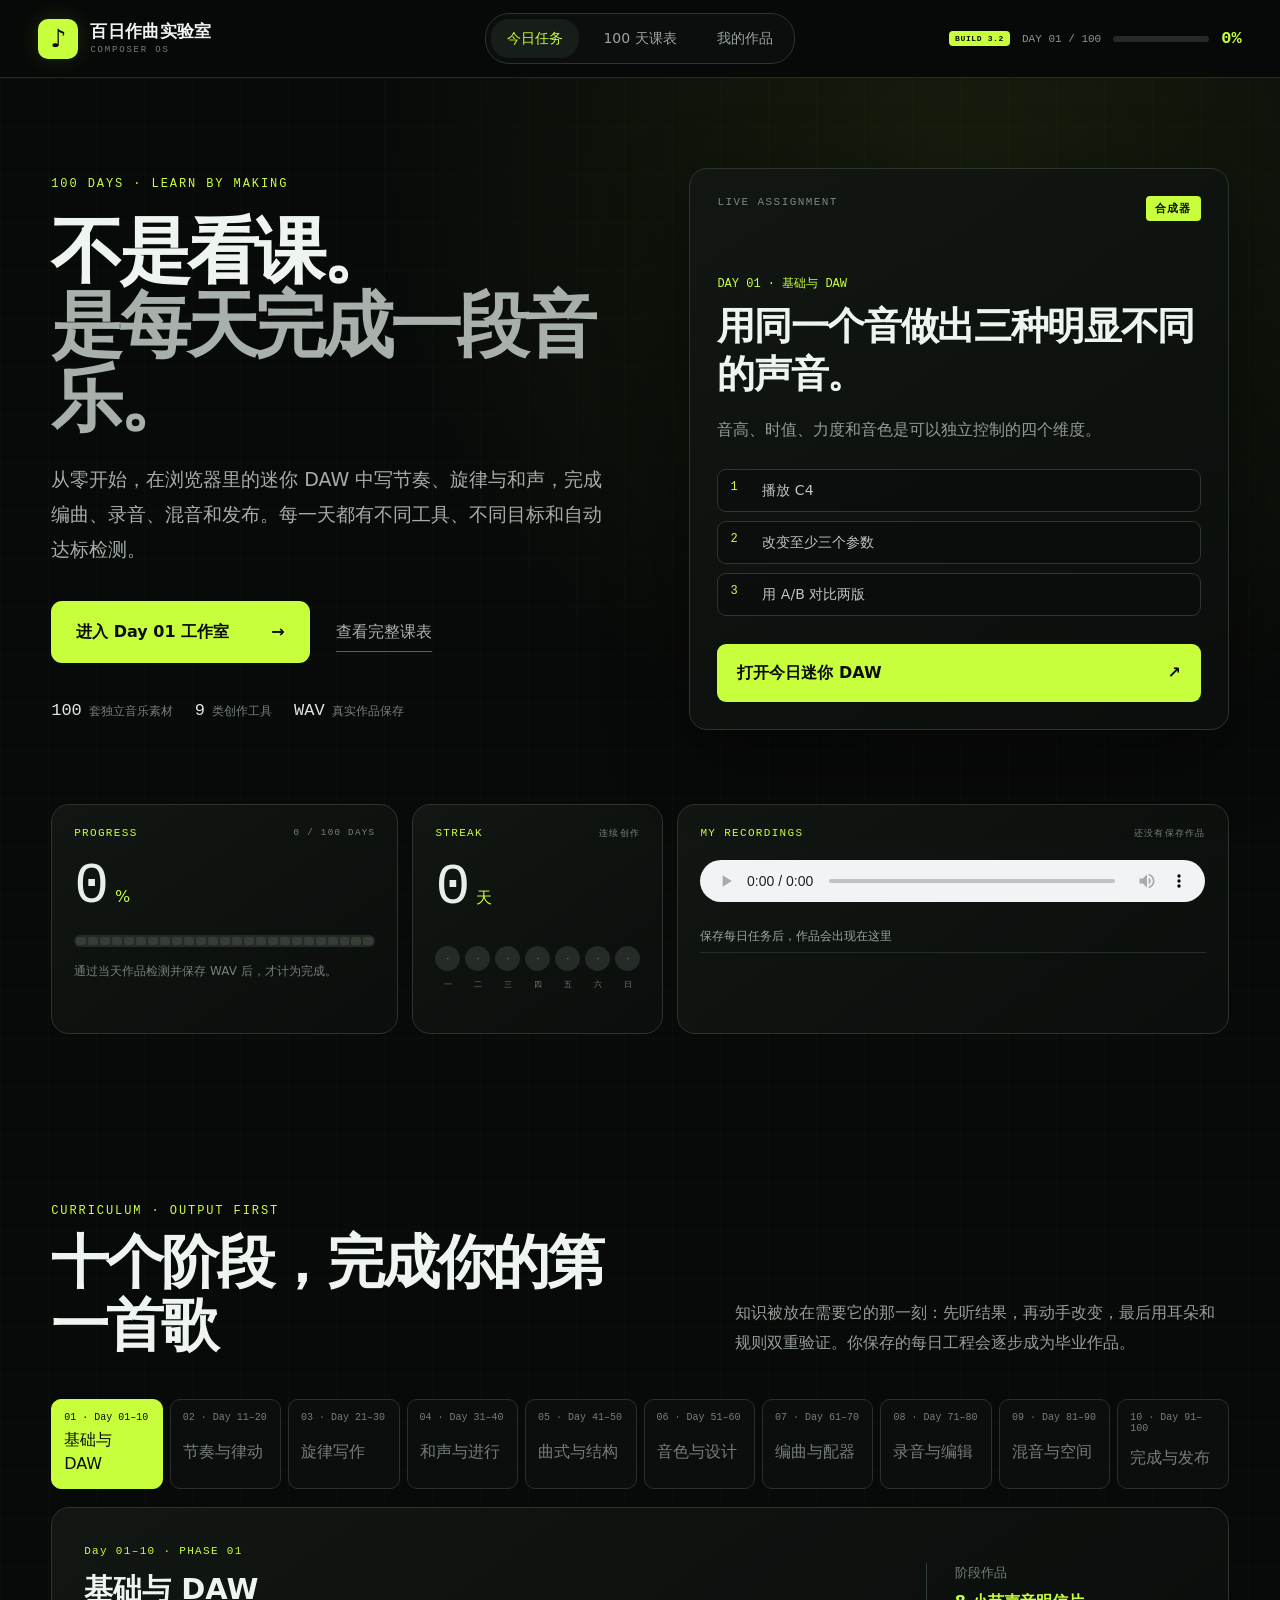
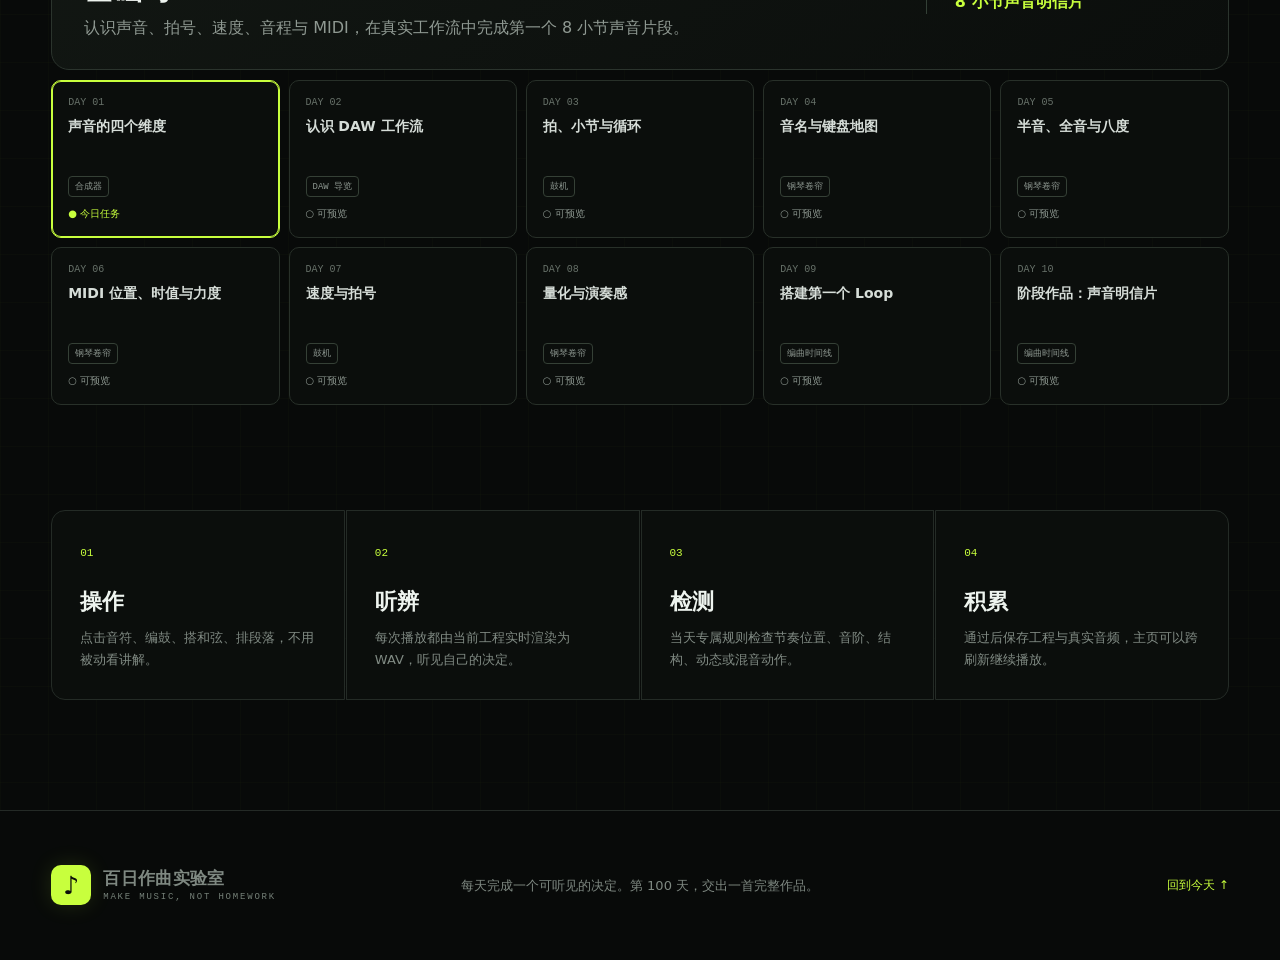
<file: index.html>
<!doctype html>
<html lang="zh-CN">
<head>
  <meta charset="UTF-8">
  <meta name="viewport" content="width=device-width, initial-scale=1.0">
  <meta name="theme-color" content="#080a09">
  <meta name="description" content="100 天互动式作曲与编曲课程：每天在迷你 DAW 中完成一个真实音乐任务。">
  <title>百日作曲实验室 · 互动 DAW 课程</title>
  <link rel="stylesheet" href="styles.css?v=20260716.4">
</head>
<body>
  <header class="topbar">
    <a class="brand" href="#today" aria-label="百日作曲实验室首页">
      <span class="brand-mark" aria-hidden="true">♪</span>
      <span><strong>百日作曲实验室</strong><small>COMPOSER OS</small></span>
    </a>
    <nav aria-label="主导航">
      <a class="active" href="#today">今日任务</a>
      <a href="#roadmap">100 天课表</a>
      <a href="#works">我的作品</a>
    </nav>
    <div class="header-progress" id="header-progress">
      <small class="build-badge">BUILD 3.2</small>
      <span id="header-day">DAY 01 / 100</span>
      <span class="progress-track"><i id="header-bar"></i></span>
      <strong id="header-percent">0%</strong>
    </div>
  </header>

  <main>
    <section class="hero" id="today">
      <div class="hero-copy">
        <p class="eyebrow">100 DAYS · LEARN BY MAKING</p>
        <h1>不是看课。<br><em>是每天完成一段音乐。</em></h1>
        <p class="hero-intro">从零开始，在浏览器里的迷你 DAW 中写节奏、旋律与和声，完成编曲、录音、混音和发布。每一天都有不同工具、不同目标和自动达标检测。</p>
        <div class="hero-actions">
          <button class="primary-button" id="start-today">进入 Day 01 工作室 <span>→</span></button>
          <a class="text-button" href="#roadmap">查看完整课表</a>
        </div>
        <div class="hero-proof" aria-label="课程特点">
          <span><b>100</b> 套独立音乐素材</span>
          <span><b>9</b> 类创作工具</span>
          <span><b>WAV</b> 真实作品保存</span>
        </div>
      </div>

      <article class="today-console panel">
        <div class="console-top"><span>LIVE ASSIGNMENT</span><i id="today-tool">SYNTH</i></div>
        <p class="lesson-index" id="today-index">DAY 01 · 基础与 DAW</p>
        <h2 id="today-title">用同一个音做出三种明显不同的声音</h2>
        <p id="today-principle">音高、时值、力度和音色是可以独立控制的四个维度。</p>
        <ol class="today-steps" id="today-steps"></ol>
        <button class="console-enter" id="console-enter">打开今日迷你 DAW <span>↗</span></button>
      </article>
    </section>

    <section class="dashboard" aria-label="学习与作品概览">
      <article class="panel progress-panel">
        <div class="panel-heading"><span>PROGRESS</span><small id="stat-day">0 / 100 DAYS</small></div>
        <div class="progress-number"><strong id="stat-percent">0</strong><i>%</i></div>
        <div class="segment-progress" id="segments"></div>
        <p>通过当天作品检测并保存 WAV 后，才计为完成。</p>
      </article>

      <article class="panel streak-panel">
        <div class="panel-heading"><span>STREAK</span><small>连续创作</small></div>
        <div class="streak-number"><strong id="streak-count">0</strong><i>天</i></div>
        <div class="week-row" id="week-row"></div>
      </article>

      <article class="panel works-panel" id="works">
        <div class="panel-heading"><span>MY RECORDINGS</span><small id="audio-status">还没有保存作品</small></div>
        <audio id="home-audio" controls preload="metadata" playsinline></audio>
        <div class="current-work" id="current-work"><span>保存每日任务后，作品会出现在这里</span></div>
        <div class="saved-works" id="saved-works"></div>
      </article>
    </section>

    <section class="curriculum-intro">
      <div>
        <p class="eyebrow">CURRICULUM · OUTPUT FIRST</p>
        <h2>十个阶段，完成你的第一首歌</h2>
      </div>
      <p>知识被放在需要它的那一刻：先听结果，再动手改变，最后用耳朵和规则双重验证。你保存的每日工程会逐步成为毕业作品。</p>
    </section>

    <section class="roadmap-section" id="roadmap">
      <div class="phase-tabs" id="phase-tabs" role="tablist" aria-label="课程阶段"></div>
      <div class="phase-summary panel" id="phase-summary"></div>
      <div class="lesson-grid" id="lesson-grid"></div>
    </section>

    <section class="method-section">
      <article><span>01</span><h3>操作</h3><p>点击音符、编鼓、搭和弦、排段落，不用被动看讲解。</p></article>
      <article><span>02</span><h3>听辨</h3><p>每次播放都由当前工程实时渲染为 WAV，听见自己的决定。</p></article>
      <article><span>03</span><h3>检测</h3><p>当天专属规则检查节奏位置、音阶、结构、动态或混音动作。</p></article>
      <article><span>04</span><h3>积累</h3><p>通过后保存工程与真实音频，主页可以跨刷新继续播放。</p></article>
    </section>
  </main>

  <footer>
    <div class="brand"><span class="brand-mark">♪</span><span><strong>百日作曲实验室</strong><small>MAKE MUSIC, NOT HOMEWORK</small></span></div>
    <p>每天完成一个可听见的决定。第 100 天，交出一首完整作品。</p>
    <a href="#today">回到今天 ↑</a>
  </footer>

  <div class="lesson-modal" id="lesson-modal" role="dialog" aria-modal="true" aria-labelledby="modal-title" hidden>
    <div class="studio-modal">
      <header class="studio-header">
        <div>
          <p class="eyebrow" id="modal-kicker">DAY 01 · SYNTH</p>
          <h2 id="modal-title">今日创作任务</h2>
        </div>
        <div class="studio-header-actions">
          <button id="previous-day" aria-label="上一天">←</button>
          <button id="next-day" aria-label="下一天">→</button>
          <button class="modal-close" id="modal-close" aria-label="关闭课程">×</button>
        </div>
      </header>

      <div class="lesson-workspace">
        <aside class="mission-panel">
          <span class="mission-label">TODAY'S MISSION</span>
          <h3 id="mission-text"></h3>
          <p class="principle" id="mission-principle"></p>
          <ol id="mission-steps"></ol>
          <div class="autosave-state"><i></i> 工程操作会自动保存草稿</div>
          <div class="check-result" id="studio-check-result" role="status">
            <strong>尚未检测</strong>
            <span>完成右侧操作后，检查作品是否达到今天的目标。</span>
          </div>
          <button class="check-button" id="check-work">检查今日作品</button>
          <button class="save-button" id="save-and-checkin" disabled>保存 WAV 并打卡</button>
          <p class="storage-note">作品保存在此浏览器的 IndexedDB；刷新页面后仍可在主页播放。</p>
        </aside>

        <section class="studio-shell" aria-label="迷你数字音频工作站">
          <div id="studio-root"></div>
        </section>
      </div>
    </div>
  </div>

  <script src="activities.js?v=20260716.4"></script>
  <script src="materials.js?v=20260716.4"></script>
  <script src="studio.js?v=20260716.4"></script>
  <script src="app.js?v=20260716.4"></script>
</body>
</html>
</file>
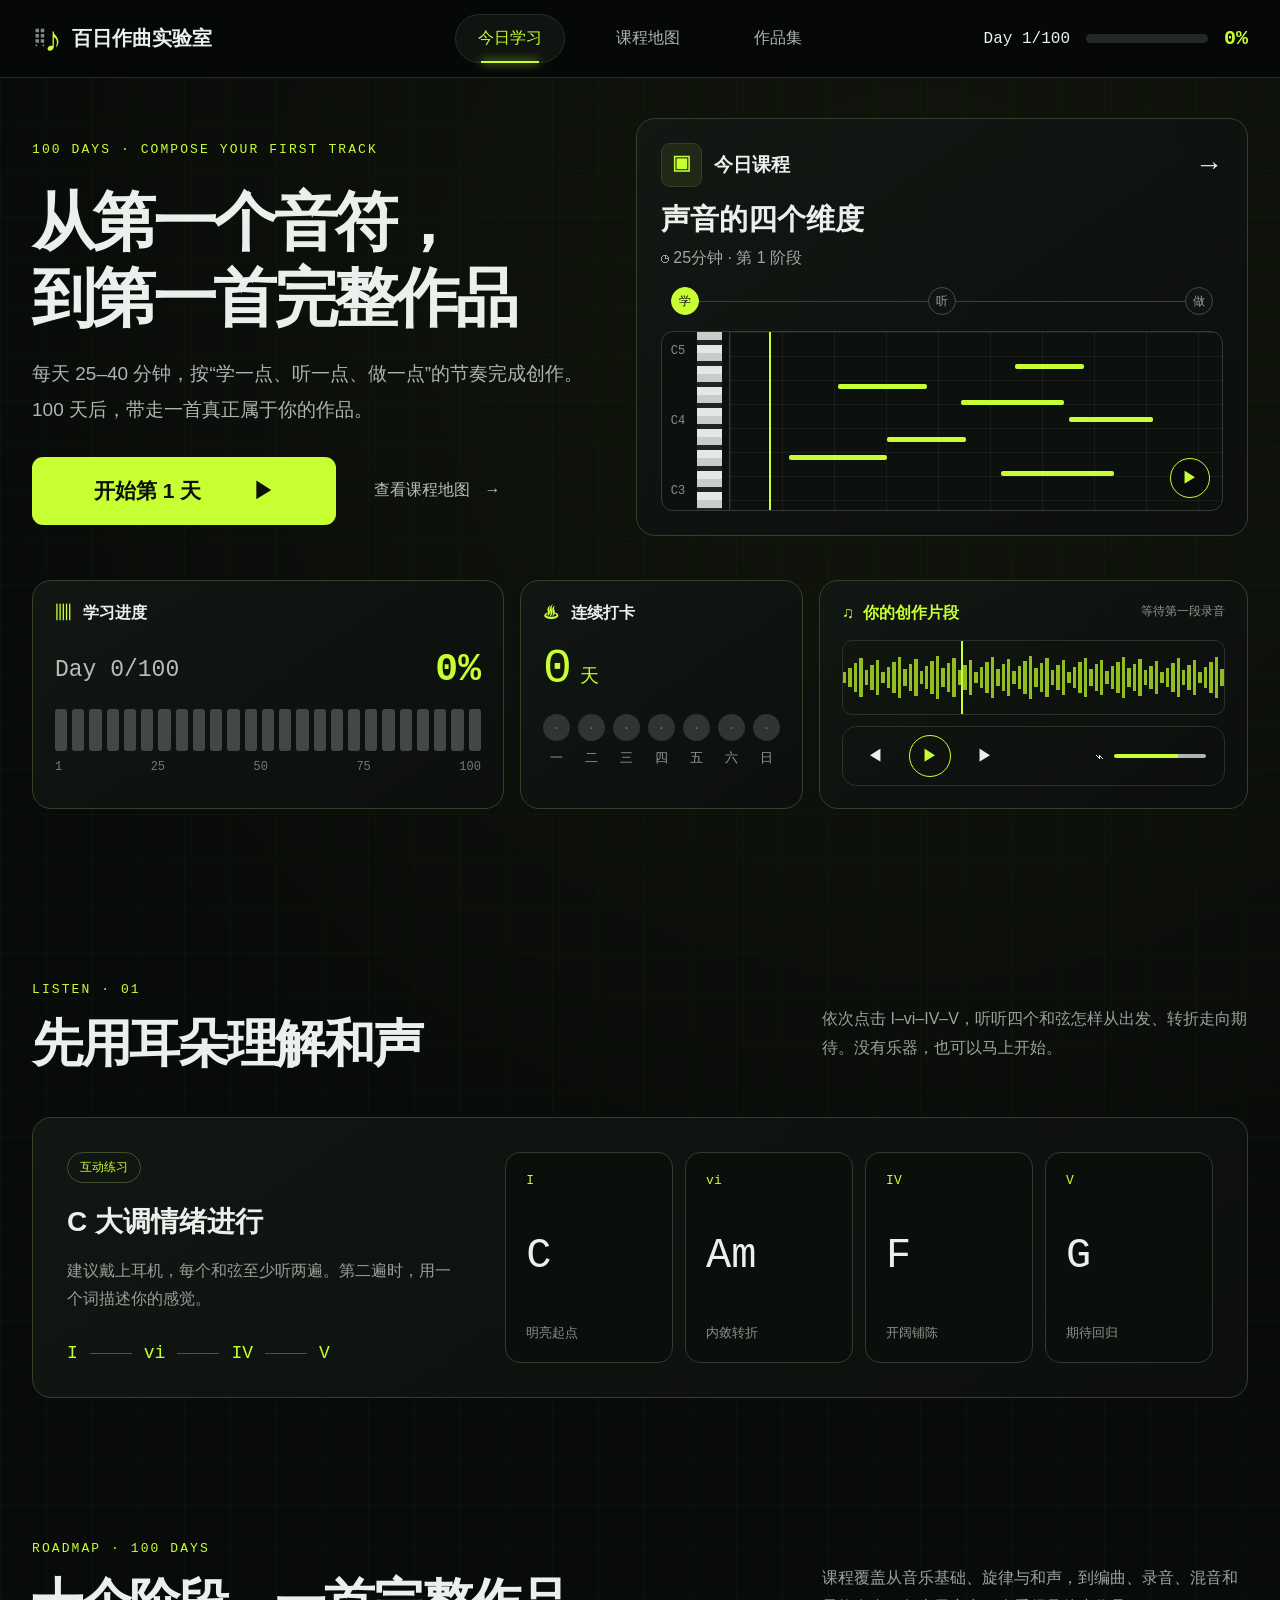
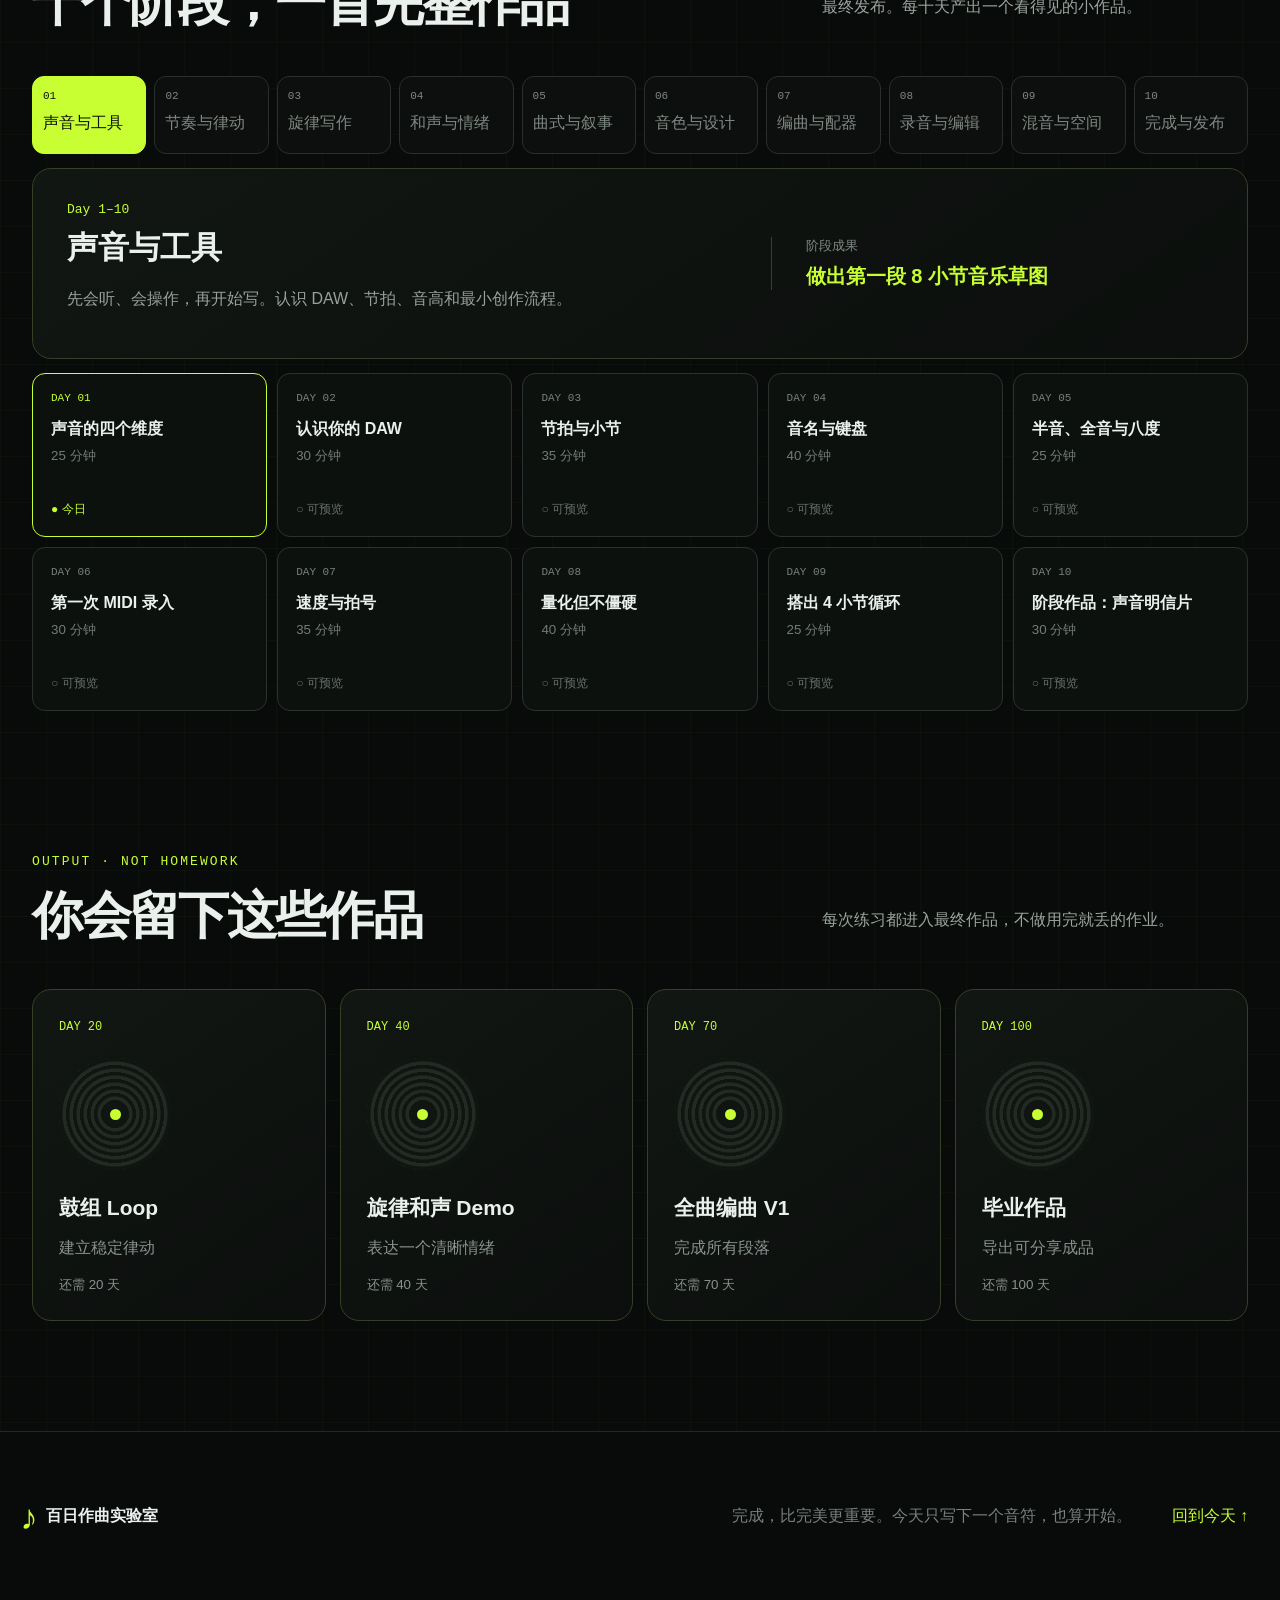
<file: github-pages/index.html>
<!doctype html>
<html lang="zh-CN">
<head>
  <meta charset="UTF-8">
  <meta name="viewport" content="width=device-width, initial-scale=1.0">
  <meta name="theme-color" content="#090b0a">
  <meta name="description" content="从零开始，用 100 天完成你的第一首原创作品。">
  <title>百日作曲实验室</title>
  <link rel="stylesheet" href="styles.css">
</head>
<body>
  <header class="topbar">
    <a class="brand" href="#today" aria-label="百日作曲实验室首页"><span class="brand-grid" aria-hidden="true">⠿</span><span class="brand-note" aria-hidden="true">♪</span><strong>百日作曲实验室</strong></a>
    <nav aria-label="主导航"><a class="active" href="#today">今日学习</a><a href="#roadmap">课程地图</a><a href="#works">作品集</a></nav>
    <div class="header-progress" id="header-progress" aria-label="课程进度"><span id="header-day">Day 1/100</span><span class="progress-track"><i id="header-bar"></i></span><strong id="header-percent">0%</strong></div>
  </header>

  <main>
    <section class="hero" id="today">
      <div class="hero-copy">
        <p class="eyebrow">100 DAYS · COMPOSE YOUR FIRST TRACK</p>
        <h1>从第一个音符，<br>到第一首完整作品</h1>
        <p class="hero-intro">每天 25–40 分钟，按“学一点、听一点、做一点”的节奏完成创作。100 天后，带走一首真正属于你的作品。</p>
        <div class="hero-actions"><button class="primary-button" id="start-today">开始第 1 天 <span aria-hidden="true">▶</span></button><a class="text-button" href="#roadmap">查看课程地图 <span aria-hidden="true">→</span></a></div>
      </div>

      <article class="lesson-card panel">
        <div class="lesson-kicker"><span aria-hidden="true">▣</span> 今日课程 <b aria-hidden="true">→</b></div>
        <h2 id="today-title">声音的四个维度</h2><p class="duration" id="today-meta">◷ 25分钟 · 第 1 阶段</p>
        <div class="lesson-steps" aria-label="今日任务共 3 步"><span class="current">学</span><span>听</span><span>做</span></div>
        <div class="piano-roll" id="piano-roll" aria-label="互动钢琴卷帘示例">
          <div class="piano-keys"><span>C5</span><span>C4</span><span>C3</span></div>
          <div class="note-grid"><i class="playhead"></i><b style="top:18%;left:58%;width:14%"></b><b style="top:29%;left:22%;width:18%"></b><b style="top:38%;left:47%;width:21%"></b><b style="top:48%;left:69%;width:17%"></b><b style="top:59%;left:32%;width:16%"></b><b style="top:69%;left:12%;width:20%"></b><b style="top:78%;left:55%;width:23%"></b></div>
          <button class="roll-play" id="music-play" aria-label="播放音乐示例">▶</button>
        </div>
      </article>
    </section>

    <section class="stats-grid" aria-label="学习概览">
      <article class="panel progress-panel"><div class="panel-heading"><span aria-hidden="true">▥</span> 学习进度</div><div class="stat-line"><span id="stat-day">Day 0/100</span><strong id="stat-percent">0%</strong></div><div class="segment-progress" id="segments" aria-label="学习进度条"></div><div class="scale"><span>1</span><span>25</span><span>50</span><span>75</span><span>100</span></div></article>
      <article class="panel streak-panel"><div class="panel-heading"><span aria-hidden="true">♨</span> 连续打卡</div><strong class="streak-count"><span id="streak-count">0</span><small>天</small></strong><div class="week-row" id="week-row"></div></article>
      <article class="panel audio-panel" id="works"><div class="audio-heading"><span>♫ &nbsp;你的创作片段</span><small id="audio-status">等待第一段录音</small></div><div class="waveform" id="waveform" aria-hidden="true"></div><div class="audio-controls"><button aria-label="上一段">◀</button><button class="main-play" id="track-play" aria-label="播放创作片段">▶</button><button aria-label="下一段">▶</button><span class="volume" aria-hidden="true">⌁ <i></i></span></div></article>
    </section>

    <section class="lab-section" aria-labelledby="lab-title">
      <div class="section-heading"><div><p class="section-number">LISTEN · 01</p><h2 id="lab-title">先用耳朵理解和声</h2></div><p>依次点击 I–vi–IV–V，听听四个和弦怎样从出发、转折走向期待。没有乐器，也可以马上开始。</p></div>
      <div class="chord-lab panel"><div class="chord-info"><span>互动练习</span><h3>C 大调情绪进行</h3><p>建议戴上耳机，每个和弦至少听两遍。第二遍时，用一个词描述你的感觉。</p><div class="chord-path">I <i></i> vi <i></i> IV <i></i> V</div></div><div class="chord-pads" id="chord-pads"></div></div>
    </section>

    <section class="roadmap-section" id="roadmap" aria-labelledby="roadmap-title">
      <div class="section-heading"><div><p class="section-number">ROADMAP · 100 DAYS</p><h2 id="roadmap-title">十个阶段，一首完整作品</h2></div><p>课程覆盖从音乐基础、旋律与和声，到编曲、录音、混音和最终发布。每十天产出一个看得见的小作品。</p></div>
      <div class="phase-tabs" id="phase-tabs" role="tablist" aria-label="课程阶段"></div>
      <div class="phase-summary panel" id="phase-summary"></div>
      <div class="lesson-grid" id="lesson-grid"></div>
    </section>

    <section class="milestones" aria-labelledby="milestone-title"><div class="section-heading"><div><p class="section-number">OUTPUT · NOT HOMEWORK</p><h2 id="milestone-title">你会留下这些作品</h2></div><p>每次练习都进入最终作品，不做用完就丢的作业。</p></div><div class="milestone-grid" id="milestones"></div></section>
  </main>

  <footer><div><span class="brand-note" aria-hidden="true">♪</span><strong>百日作曲实验室</strong></div><p>完成，比完美更重要。今天只写下一个音符，也算开始。</p><a href="#today">回到今天 ↑</a></footer>

  <div class="lesson-modal" id="lesson-modal" role="dialog" aria-modal="true" aria-labelledby="modal-title" hidden>
    <div class="modal-card panel">
      <button class="modal-close" id="modal-close" aria-label="关闭课程">×</button>
      <p class="eyebrow" id="modal-kicker"></p>
      <h2 id="modal-title"></h2>

      <div class="course-stepper">
        <div class="course-progress" id="course-progress" aria-label="今日课程步骤"></div>

        <div class="course-panel" data-course-panel="0">
          <p class="reader-number">STEP 1 · 概念挑战</p>
          <h3>直接答题，在反馈中学会</h3>
          <div id="concept-interaction"></div>
        </div>

        <div class="course-panel example-card" data-course-panel="1" hidden>
          <p class="reader-number">STEP 2 · 互动实验</p>
          <h3>调节参数，马上听到变化</h3>
          <div id="example-interaction"></div>
        </div>

        <div class="course-panel listen-card" data-course-panel="2" hidden>
          <p class="reader-number">STEP 3 · 听辨练习</p>
          <h3>播放声音并完成听辨题</h3>
          <div class="native-audio-box"><strong>今日声音示例</strong><audio id="lesson-native-audio" controls preload="metadata" playsinline></audio><span>这是浏览器原生播放器；请点击三角形播放。</span></div>
          <div id="ear-interaction"></div>
          <p class="audio-tip">音频在页面内生成，不需要外部音频网站。若进度在走但没声音，请检查标签页和系统是否静音。</p>
        </div>

        <div class="course-panel practice-card" data-course-panel="3" hidden>
          <p class="reader-number">STEP 4 · 创作挑战</p>
          <h3>在实验台完成今日作品</h3>
          <div id="creation-interaction"></div>
        </div>

        <div class="course-panel checkin-panel" data-course-panel="4" hidden>
          <p class="reader-number">STEP 5 · 今日完成</p>
          <h3>完成学习后再打卡</h3>
          <p>下面三项会随着前面的学习步骤自动完成，不能直接跳过课程勾选。</p>
          <div class="daily-tasks" id="daily-tasks"></div>
          <p class="notice" id="notice" role="status" hidden></p>
          <button class="complete-button" id="complete-button">完成今天并打卡</button>
        </div>

        <div class="course-controls"><button id="course-previous">← 上一步</button><span id="course-position">1 / 5</span><button class="course-next" id="course-next">学完概念，继续 →</button></div>
      </div>
      <div class="lesson-nav"><button id="previous-day">← 上一天</button><button id="next-day">下一天 →</button></div>
      <p class="save-note">进度会自动保存在这台设备上。</p>
    </div>
  </div>

  <script src="curriculum.js"></script>
  <script src="interactive.js"></script>
  <script src="app.js"></script>
</body>
</html>
</file>
<file: styles.css>
:root{
  --bg:#080a09;
  --panel:#101411;
  --raised:#171d18;
  --raised-2:#1c231d;
  --lime:#c8ff3d;
  --lime-soft:#9fcf2b;
  --text:#eef4ef;
  --muted:#8d9891;
  --line:#2b342d;
  --danger:#ff706b;
  --blue:#64b5ff;
  --amber:#ffc857;
  --shadow:0 24px 80px rgba(0,0,0,.45);
}

*{box-sizing:border-box}
html{scroll-behavior:smooth}
body{margin:0;background:var(--bg);color:var(--text);font-family:Inter,"Noto Sans SC","PingFang SC","Microsoft YaHei",system-ui,sans-serif;line-height:1.5}
body.modal-open{overflow:hidden}
button,input,select,textarea{font:inherit}
button{color:inherit}
a{color:inherit;text-decoration:none}
[hidden]{display:none!important}
button:focus-visible,a:focus-visible,input:focus-visible,select:focus-visible{outline:2px solid var(--lime);outline-offset:2px}

.topbar{height:78px;padding:0 clamp(18px,3vw,44px);border-bottom:1px solid #242a26;display:grid;grid-template-columns:1fr auto 1fr;align-items:center;gap:24px;background:rgba(8,10,9,.92);backdrop-filter:blur(16px);position:sticky;top:0;z-index:30}
.brand{display:flex;align-items:center;gap:12px;width:max-content}
.brand-mark{width:40px;height:40px;border-radius:10px;background:var(--lime);color:#0b0e0a;display:grid;place-items:center;font-size:25px;font-weight:900;box-shadow:0 0 22px rgba(200,255,61,.13)}
.brand>span:last-child{display:grid;line-height:1.1;gap:4px}
.brand strong{font-size:17px;letter-spacing:.02em}
.brand small{font:9px ui-monospace,SFMono-Regular,monospace;color:#758078;letter-spacing:.2em}
.topbar nav{display:flex;align-items:center;gap:8px;padding:5px;border:1px solid var(--line);border-radius:24px;background:#0b0e0c}
.topbar nav a{padding:9px 16px;border-radius:18px;color:#9aa49e;font-size:14px}
.topbar nav a:hover,.topbar nav a.active{background:var(--raised);color:var(--lime)}
.header-progress{justify-self:end;display:flex;align-items:center;gap:12px;font:11px ui-monospace,SFMono-Regular,monospace;color:#8b958f}
.header-progress strong{color:var(--lime);font-size:17px}
.build-badge{color:#0b0f0a;background:var(--lime);border-radius:4px;padding:3px 6px;font:800 8px ui-monospace,SFMono-Regular,monospace;letter-spacing:.08em}
.progress-track{width:96px;height:6px;background:#242a26;border-radius:9px;overflow:hidden}
.progress-track i{display:block;width:0;height:100%;background:var(--lime);transition:width .45s ease}

main{overflow:hidden;background:radial-gradient(circle at 76% 4%,rgba(200,255,61,.08),transparent 25%),linear-gradient(rgba(200,255,61,.015) 1px,transparent 1px),linear-gradient(90deg,rgba(200,255,61,.015) 1px,transparent 1px);background-size:auto,48px 48px,48px 48px}
.panel{background:linear-gradient(145deg,rgba(18,23,19,.98),rgba(11,14,12,.98));border:1px solid var(--line);border-radius:18px}
.eyebrow{margin:0;color:var(--lime);font:12px ui-monospace,SFMono-Regular,monospace;letter-spacing:.16em}

.hero{max-width:1480px;margin:auto;padding:clamp(54px,7vw,105px) clamp(20px,4vw,60px) 46px;display:grid;grid-template-columns:minmax(0,1.02fr) minmax(520px,.98fr);gap:clamp(36px,6vw,94px);align-items:center}
.hero-copy h1{font-size:clamp(48px,5.6vw,86px);line-height:1.03;letter-spacing:-.06em;margin:24px 0 25px;max-width:840px}
.hero-copy h1 em{font-style:normal;color:#a7b0aa}
.hero-intro{color:#a4ada7;font-size:clamp(16px,1.5vw,19px);line-height:1.85;max-width:700px}
.hero-actions{display:flex;gap:26px;align-items:center;margin-top:34px}
.primary-button,.console-enter{border:0;background:var(--lime);color:#0a0d09;font-weight:780;cursor:pointer;transition:.18s ease}
.primary-button{min-height:62px;padding:0 25px;border-radius:11px;display:flex;gap:42px;align-items:center}
.primary-button:hover,.console-enter:hover{transform:translateY(-2px);box-shadow:0 12px 34px rgba(200,255,61,.16)}
.text-button{color:#aab2ad;border-bottom:1px solid #58615b;padding:7px 0}
.hero-proof{display:flex;flex-wrap:wrap;gap:22px;margin-top:38px;color:#747f78;font-size:12px}
.hero-proof span{display:flex;gap:7px;align-items:center}
.hero-proof b{color:#dfe6e1;font:17px ui-monospace,SFMono-Regular,monospace}

.today-console{padding:27px;min-height:510px;position:relative;overflow:hidden;box-shadow:var(--shadow)}
.today-console:before{content:"";position:absolute;inset:0;background:linear-gradient(90deg,transparent 49.7%,rgba(200,255,61,.035) 50%,transparent 50.3%),linear-gradient(transparent 49.7%,rgba(200,255,61,.035) 50%,transparent 50.3%);background-size:42px 42px;pointer-events:none}
.console-top{display:flex;justify-content:space-between;position:relative;color:#7c877f;font:11px ui-monospace,SFMono-Regular,monospace;letter-spacing:.13em}
.console-top i{font-style:normal;color:#0d1209;background:var(--lime);padding:5px 9px;border-radius:4px;font-weight:800}
.lesson-index{margin:54px 0 10px;color:var(--lime);font:12px ui-monospace,SFMono-Regular,monospace}
.today-console h2{font-size:clamp(29px,3vw,43px);line-height:1.25;letter-spacing:-.035em;margin:0 0 18px;position:relative}
.today-console>p:not(.lesson-index){color:#929d95;line-height:1.75;position:relative}
.today-steps{position:relative;margin:25px 0 28px;padding:0;counter-reset:steps;display:grid;gap:9px;list-style:none}
.today-steps li{counter-increment:steps;padding:10px 12px 10px 44px;border:1px solid #2d372f;border-radius:9px;background:rgba(10,13,11,.76);color:#bdc5c0;font-size:14px}
.today-steps li:before{content:counter(steps);position:absolute;margin-left:-32px;color:var(--lime);font:12px ui-monospace,SFMono-Regular,monospace}
.console-enter{position:relative;width:100%;min-height:58px;border-radius:9px;display:flex;align-items:center;justify-content:space-between;padding:0 20px}

.dashboard{max-width:1480px;margin:auto;padding:28px clamp(20px,4vw,60px) 88px;display:grid;grid-template-columns:.85fr .52fr 1.35fr;gap:14px}
.dashboard>.panel{padding:22px;min-height:230px}
.panel-heading{display:flex;align-items:center;justify-content:space-between;color:#77817b;font:11px ui-monospace,SFMono-Regular,monospace;letter-spacing:.12em}
.panel-heading span{color:var(--lime)}
.progress-number,.streak-number{display:flex;align-items:end;gap:6px;margin:19px 0}
.progress-number strong,.streak-number strong{font:58px/1 ui-monospace,SFMono-Regular,monospace;color:#e8eee9}
.progress-number i,.streak-number i{font-style:normal;color:var(--lime);margin-bottom:7px}
.segment-progress{height:12px;border-radius:10px;background:#242a26;display:flex;overflow:hidden;gap:2px;padding:2px}
.segment-progress i{flex:1;background:#343d36;border-radius:2px}
.segment-progress i.done{background:var(--lime)}
.progress-panel p{font-size:12px;color:#758078;margin:15px 0 0}
.week-row{display:grid;grid-template-columns:repeat(7,1fr);gap:5px;margin-top:29px}
.week-row span{display:grid;justify-items:center;gap:7px;color:#707a73;font-size:10px}
.week-row i{font-style:normal;width:25px;height:25px;border-radius:50%;background:#252b27;display:grid;place-items:center}
.week-row i.checked{background:var(--lime);color:#0a0d09}
.works-panel audio{width:100%;height:42px;margin:20px 0 11px;accent-color:var(--lime)}
.current-work{min-height:32px;color:#9ba59e;font-size:12px;display:flex;justify-content:space-between;gap:12px;align-items:center}
.current-work strong{color:#dbe2dd}
.current-work a{color:var(--lime);border:1px solid #3e4c31;border-radius:6px;padding:4px 8px}
.saved-works{display:flex;gap:7px;overflow:auto;padding-top:11px;border-top:1px solid #252d27}
.saved-works button{flex:0 0 auto;max-width:150px;border:1px solid #303a32;background:#0a0d0b;border-radius:8px;color:#8f9992;padding:8px 10px;text-align:left;cursor:pointer;font-size:11px;white-space:nowrap;overflow:hidden;text-overflow:ellipsis}
.saved-works button:hover,.saved-works button.active{border-color:var(--lime);color:var(--lime)}

.curriculum-intro,.roadmap-section,.method-section{max-width:1480px;margin:auto;padding-left:clamp(20px,4vw,60px);padding-right:clamp(20px,4vw,60px)}
.curriculum-intro{padding-top:82px;display:grid;grid-template-columns:1.1fr .9fr;gap:80px;align-items:end}
.curriculum-intro h2{font-size:clamp(38px,4.5vw,65px);line-height:1.1;letter-spacing:-.05em;margin:13px 0 0}
.curriculum-intro>p{color:#949e97;line-height:1.85;margin:0}
.roadmap-section{padding-top:42px;padding-bottom:70px}
.phase-tabs{display:grid;grid-template-columns:repeat(10,minmax(110px,1fr));gap:7px;overflow:auto;padding-bottom:8px}
.phase-tabs button{min-height:78px;border:1px solid #29312b;border-radius:10px;background:#0b0e0c;color:#747e78;padding:12px;text-align:left;display:grid;gap:5px;cursor:pointer}
.phase-tabs button small{font:10px ui-monospace,SFMono-Regular,monospace}
.phase-tabs button.active{background:var(--lime);color:#0b0e09;border-color:var(--lime)}
.phase-summary{margin-top:10px;padding:29px 32px;display:grid;grid-template-columns:1fr auto;gap:40px;align-items:center}
.phase-summary span{color:var(--lime);font:11px ui-monospace,SFMono-Regular,monospace;letter-spacing:.12em}
.phase-summary h3{font-size:29px;margin:7px 0 4px}
.phase-summary p{margin:0;color:#8f9992}
.phase-outcome{min-width:270px;padding-left:28px;border-left:1px solid #334036}
.phase-outcome small{display:block;color:#747e77;margin-bottom:7px}
.phase-outcome strong{color:var(--lime)}
.lesson-grid{display:grid;grid-template-columns:repeat(5,1fr);gap:9px;margin-top:10px}
.lesson-card{min-height:158px;border:1px solid #283029;border-radius:10px;background:#0b0e0c;color:#8d9790;text-align:left;padding:16px;display:flex;flex-direction:column;gap:9px;cursor:pointer;transition:.17s}
.lesson-card:hover{transform:translateY(-3px);border-color:#61743d;background:#111611}
.lesson-card .day{font:10px ui-monospace,SFMono-Regular,monospace;color:#677169}
.lesson-card strong{font-size:14px;color:#d6ddd8;line-height:1.4}
.lesson-card .tool{margin-top:auto;width:max-content;border:1px solid #354036;padding:3px 6px;border-radius:4px;font:9px ui-monospace,SFMono-Regular,monospace;text-transform:uppercase}
.lesson-card i{font-style:normal;font-size:10px}
.lesson-card.current{border-color:var(--lime);box-shadow:inset 0 0 0 1px var(--lime)}
.lesson-card.current i{color:var(--lime)}
.lesson-card.done{background:rgba(200,255,61,.045)}
.lesson-card.done .day,.lesson-card.done i{color:var(--lime)}
.method-section{padding-top:35px;padding-bottom:110px;display:grid;grid-template-columns:repeat(4,1fr);gap:1px}
.method-section article{border:1px solid #242b26;padding:28px;background:#0b0e0c}
.method-section article:first-child{border-radius:14px 0 0 14px}
.method-section article:last-child{border-radius:0 14px 14px 0}
.method-section span{color:var(--lime);font:11px ui-monospace,SFMono-Regular,monospace}
.method-section h3{font-size:22px;margin:22px 0 9px}
.method-section p{color:#818b84;font-size:13px;line-height:1.7;margin:0}

footer{border-top:1px solid #242a26;min-height:150px;padding:36px clamp(20px,4vw,60px);display:grid;grid-template-columns:1fr auto 1fr;align-items:center;gap:40px;color:#7e8881}
footer p{font-size:13px;text-align:center}
footer>a{justify-self:end;color:var(--lime);font-size:12px}

/* Full-screen course studio */
.lesson-modal{position:fixed;inset:0;z-index:100;background:rgba(2,3,2,.92);backdrop-filter:blur(15px);padding:14px;overflow:auto}
.studio-modal{width:min(1540px,100%);min-height:calc(100vh - 28px);margin:auto;border:1px solid #344039;border-radius:15px;background:#0b0e0c;box-shadow:var(--shadow);overflow:hidden}
.studio-header{height:92px;padding:0 24px 0 31px;display:flex;align-items:center;justify-content:space-between;border-bottom:1px solid #29312c;background:#101410}
.studio-header h2{font-size:25px;margin:6px 0 0;line-height:1.2}
.studio-header-actions{display:flex;gap:7px}
.studio-header-actions button{width:43px;height:43px;border-radius:9px;border:1px solid #333d36;background:#151a16;cursor:pointer}
.studio-header-actions button:disabled{opacity:.3}
.studio-header-actions .modal-close{font-size:25px;margin-left:8px}
.lesson-workspace{display:grid;grid-template-columns:310px minmax(0,1fr);min-height:calc(100vh - 122px)}
.mission-panel{border-right:1px solid #2a322c;background:#0e120f;padding:27px 23px;display:flex;flex-direction:column}
.mission-label{color:var(--lime);font:10px ui-monospace,SFMono-Regular,monospace;letter-spacing:.16em}
.mission-panel h3{font-size:24px;line-height:1.34;margin:17px 0 10px}
.mission-panel .principle{font-size:13px;line-height:1.68;color:#8f9992;border-left:2px solid #4c5d35;padding-left:12px}
.mission-panel ol{padding:0;list-style:none;counter-reset:mission;display:grid;gap:7px;margin:22px 0}
.mission-panel li{counter-increment:mission;border:1px solid #2c352f;border-radius:8px;padding:10px 10px 10px 38px;color:#adb6b0;font-size:12px;position:relative}
.mission-panel li:before{content:counter(mission);position:absolute;left:12px;color:var(--lime);font:10px ui-monospace,SFMono-Regular,monospace}
.autosave-state{font-size:10px;color:#6f7972;display:flex;gap:7px;align-items:center;margin-top:auto}
.autosave-state i{width:6px;height:6px;border-radius:50%;background:var(--lime);box-shadow:0 0 8px var(--lime)}
.check-result{margin:15px 0 10px;border:1px solid #303a32;border-radius:9px;background:#0a0d0b;padding:13px;display:grid;gap:5px;min-height:75px}
.check-result strong{font-size:12px}
.check-result span{font-size:10px;color:#7d8780;line-height:1.5}
.check-result.pass{border-color:#688a39;background:rgba(200,255,61,.055)}
.check-result.pass strong{color:var(--lime)}
.check-result.fail{border-color:#633b39;background:rgba(255,112,107,.045)}
.check-result.fail strong{color:var(--danger)}
.check-button,.save-button{min-height:48px;border-radius:8px;font-weight:750;cursor:pointer}
.check-button{border:1px solid var(--lime);color:var(--lime);background:#10160e}
.save-button{border:0;background:var(--lime);color:#0a0d09;margin-top:8px}
.save-button:disabled{background:#2d342e;color:#68726b;cursor:not-allowed}
.storage-note{font-size:9px;color:#626b65;text-align:center;margin:9px 0 0}
.studio-shell{background:#121713;min-width:0;padding:12px}
#studio-root{height:100%;min-height:740px;border:1px solid #303a33;border-radius:9px;background:#0b0e0c;overflow:hidden}
.studio-loading{min-height:740px;display:grid;place-items:center;color:#7f8a82;font:11px ui-monospace,SFMono-Regular,monospace;animation:pulse 1.1s ease-in-out infinite}

/* Mini DAW shared shell */
.daw-transport{min-height:68px;padding:10px 12px;display:flex;align-items:center;gap:8px;background:linear-gradient(#1b211c,#141915);border-bottom:1px solid #303932;position:sticky;top:0;z-index:4}
.daw-transport>button{width:39px;height:39px;border:1px solid #465149;background:#0f1310;border-radius:6px;cursor:pointer}
.daw-transport>button:first-child{background:var(--lime);color:#080b08;border-color:var(--lime)}
.daw-transport label{display:flex;align-items:center;gap:7px;border-left:1px solid #39413c;padding-left:12px;color:#828d85;font:10px ui-monospace,SFMono-Regular,monospace}
.daw-transport input,.daw-transport select{width:70px;background:#090c0a;color:#d8dfda;border:1px solid #3a443d;border-radius:5px;padding:7px}
.transport-display{color:var(--lime);font:11px ui-monospace,SFMono-Regular,monospace;margin-left:8px}
.daw-transport audio{height:34px;min-width:260px;margin-left:auto;accent-color:var(--lime)}
.daw-body{display:grid;grid-template-columns:150px minmax(0,1fr);min-height:670px}
.daw-track-list{border-right:1px solid #29312b;background:#0e120f;padding:14px 9px}
.daw-track-list p{font:9px ui-monospace,SFMono-Regular,monospace;letter-spacing:.14em;color:#626c65;padding:0 7px}
.daw-track-list .track-item{width:100%;min-height:38px;border-radius:5px;background:transparent;color:#8b958e;padding:0 8px;display:flex;align-items:center;gap:8px;font-size:11px;cursor:default;user-select:none}
.daw-track-list .track-item i{width:7px;height:19px;background:#475148;border-radius:2px}
.daw-track-list .track-item.active{background:#1b231b;color:#e5ece7}
.daw-track-list .track-item.active i{background:var(--lime)}
.daw-editor{padding:15px;min-width:0;overflow:auto;background:linear-gradient(rgba(255,255,255,.018) 1px,transparent 1px),linear-gradient(90deg,rgba(255,255,255,.018) 1px,transparent 1px),#111512;background-size:28px 28px}
.daw-editor button{cursor:pointer}
.daw-action-row{display:flex;flex-wrap:wrap;gap:7px;margin-top:14px}
.daw-action-row button,.piano-toolbar button,.drum-toolbar button,.chord-toolbar button,.arrange-toolbar button,.finish-board button{border:1px solid #3a453d;background:#171d18;border-radius:6px;color:#aeb7b1;padding:9px 11px;font-size:11px}
.daw-action-row button:hover,.daw-action-row button.active,.piano-toolbar button:hover,.arrange-toolbar button:hover,.finish-board button:hover{border-color:var(--lime);color:var(--lime)}
.grid-help{font-size:10px;color:#6e7871}

/* Every day gets its own material pack */
.daily-kit{border:1px solid #36423a;border-radius:10px;background:linear-gradient(135deg,#171d18,#0d110e);padding:14px;margin-bottom:13px;position:relative;overflow:hidden}
.daily-kit:after{content:attr(data-day);position:absolute;right:-8px;bottom:-20px;font:700 64px ui-monospace,monospace;color:rgba(200,255,61,.035);pointer-events:none}
.daily-kit.variant-1{border-left:4px solid var(--lime)}.daily-kit.variant-2{border-top:4px solid #62b5ff}.daily-kit.variant-3{border-right:4px solid #ffca57}.daily-kit.variant-0{border-bottom:4px solid #ef82ff}
.kit-heading{display:grid;grid-template-columns:1fr 1fr;gap:20px;align-items:end;margin-bottom:11px}
.kit-heading span{color:var(--lime);font:9px ui-monospace,SFMono-Regular,monospace;letter-spacing:.13em}.kit-heading h3{margin:4px 0 0;font-size:19px}.kit-heading p{margin:0;color:#879189;font-size:11px;line-height:1.6}
.material-rack{display:grid;grid-template-columns:145px repeat(3,1fr);gap:7px;align-items:stretch}
.material-rack>strong{border:1px dashed #465248;border-radius:7px;display:grid;place-items:center;padding:10px;color:#bac3bc;text-align:center;font-size:11px}
.material-rack button{min-height:70px;border:1px solid #38433b;border-radius:7px;background:#0a0d0b;padding:9px;text-align:left;display:grid;grid-template-columns:auto 1fr;column-gap:8px;align-items:center;color:#adb6b0}
.material-rack button i{grid-row:1/3;color:#59645c;font:10px ui-monospace,SFMono-Regular,monospace}.material-rack button span{font-weight:700}.material-rack button small{font-size:8px;color:#6d776f}
.material-rack button:hover,.material-rack button.loaded{border-color:var(--lime);background:rgba(200,255,61,.06)}.material-rack button.loaded span,.material-rack button.loaded i{color:var(--lime)}

/* DAW tour */
.daw-tour{padding:35px}
.daw-tour h3{font-size:28px}
.daw-tour>div{display:grid;grid-template-columns:repeat(5,1fr);gap:8px;margin:35px 0}
.daw-tour button{min-height:150px;border:1px solid #38423a;border-radius:9px;background:#141a15;color:#a6afa9;display:grid;place-items:center;padding:18px}
.daw-tour button small{color:#6f7972}
.daw-tour button.visited{border-color:var(--lime);color:var(--lime);background:rgba(200,255,61,.05)}

/* Synth */
.synth-workbench{max-width:980px;margin:auto}
.oscilloscope{height:160px;border:1px solid #334038;border-radius:10px;background:#090d0a;position:relative;overflow:hidden;display:grid;place-items:center}
.oscilloscope:before,.oscilloscope:after{content:"";position:absolute;inset:0;background:linear-gradient(rgba(200,255,61,.05) 1px,transparent 1px),linear-gradient(90deg,rgba(200,255,61,.05) 1px,transparent 1px);background-size:20px 20px}
.oscilloscope i{width:88%;height:62px;border-top:3px solid var(--lime);border-radius:50%;transform:skewY(-8deg);filter:drop-shadow(0 0 7px rgba(200,255,61,.45))}
.oscilloscope span{position:absolute;right:14px;bottom:10px;color:var(--lime);font:10px ui-monospace,SFMono-Regular,monospace}
.parameter-grid{display:grid;grid-template-columns:repeat(4,1fr);gap:8px;margin-top:11px}
.parameter-grid label,.record-controls label,.plugin-rack label,.finish-board label{border:1px solid #2f3931;border-radius:7px;background:#121712;padding:10px;color:#78827b;font-size:10px;display:grid;gap:8px}
.parameter-grid output,.record-controls output{color:var(--lime);justify-self:end}
.parameter-grid select,.parameter-grid input,.layer-row input,.finish-board input,.finish-board select{width:100%;accent-color:var(--lime);background:#090c0a;color:#d5dcd7;border:1px solid #38423a;border-radius:5px;padding:7px}
.layer-row{display:flex;gap:7px;margin-top:9px}
.layer-row button{border:1px solid #39433c;background:#151a16;border-radius:6px;padding:9px 14px}
.layer-row button.active{color:var(--lime);border-color:var(--lime)}
.layer-row input{max-width:260px}
.sample-slicer{height:160px;border:1px solid #334039;border-radius:8px;background:#090d0a;display:flex;align-items:stretch;padding:10px;gap:3px;margin-top:9px;overflow:auto}
.sample-slicer>div{min-width:95px;flex:1;border:1px dashed #3b443d;border-radius:4px;background:#101511;position:relative;color:#5d675f;overflow:hidden;transition:.2s}
.sample-slicer>div.active{border-style:solid;border-color:#708644;background:#172018;color:#c9ff3d}
.sample-slicer>div i{position:absolute;left:0;right:0;top:calc(20% + var(--slice) * 3%);height:40%;background:repeating-linear-gradient(90deg,var(--lime) 0 2px,transparent 2px 5px);opacity:.18;clip-path:polygon(0 50%,10% 10%,20% 70%,30% 20%,40% 90%,50% 30%,60% 60%,70% 5%,80% 75%,90% 25%,100% 50%,100% 55%,0 55%)}
.sample-slicer>div.active i{opacity:.68}.sample-slicer.reversed{direction:rtl}.sample-slicer.reversed>div span{direction:ltr}
.sample-slicer>div span{position:absolute;left:7px;bottom:6px;font:8px ui-monospace,SFMono-Regular,monospace;z-index:2}
.layer-stack{display:grid;grid-template-columns:repeat(3,1fr);gap:8px;margin-top:9px}.layer-stack button{min-height:100px;border:1px solid #3b463e;border-radius:8px;background:#111712;display:grid;place-items:center;color:#8f9992}.layer-stack button.active{border-color:var(--lime);background:rgba(200,255,61,.08);color:var(--lime)}.layer-stack strong{font-size:18px}.layer-stack span{font-size:10px}
.palette-freeze{display:flex;gap:8px;margin-top:9px}.palette-freeze input{flex:1;background:#090c0a;color:#e2e8e4;border:1px solid #3d483f;border-radius:6px;padding:10px}.palette-freeze span{border:1px solid #3d483f;border-radius:6px;padding:10px;color:var(--lime);font:10px ui-monospace,monospace}
.ab-panel{display:grid;grid-template-columns:1fr 1fr;gap:7px;margin-top:9px}.ab-panel button{border:1px solid #354038;border-radius:7px;background:#0c100d;color:#778179;padding:9px;text-align:left;display:grid;grid-template-columns:28px 1fr;align-items:center;gap:8px}.ab-panel strong{width:26px;height:26px;border:1px solid #4a554d;border-radius:4px;display:grid;place-items:center;font:12px ui-monospace,monospace}.ab-panel span{font:9px ui-monospace,monospace}.ab-panel button.saved{color:#b8c2bb}.ab-panel button.active{border-color:var(--lime);box-shadow:inset 0 0 0 1px rgba(200,255,61,.17)}.ab-panel button.active strong{background:var(--lime);color:#0a0d0a;border-color:var(--lime)}
.snapshot-strip{display:flex;flex-wrap:wrap;align-items:center;gap:6px;margin-top:9px;padding:8px;border:1px solid #303a32;border-radius:7px;background:#0d110e}.snapshot-strip>span{color:#69736c;font:9px ui-monospace,monospace;margin-right:3px}.snapshot-strip button{border:1px solid #3b463e;border-radius:5px;background:#161c17;color:#aab3ad;padding:7px 9px;font-size:9px}.snapshot-strip button:hover{border-color:var(--lime);color:var(--lime)}
.automation-lane{margin-top:10px;border:1px solid #303b33;border-radius:7px;background:#0a0e0b;padding:9px}.automation-lane>span{color:#778179;font:8px ui-monospace,monospace;letter-spacing:.1em}.automation-lane>div{height:95px;margin-top:7px;border-radius:4px;position:relative;display:flex;justify-content:space-around;align-items:flex-end;background:linear-gradient(rgba(200,255,61,.05) 1px,transparent 1px),linear-gradient(90deg,rgba(200,255,61,.05) 1px,transparent 1px);background-size:20px 20px;overflow:hidden}.automation-lane>div:has(i):after{content:"";position:absolute;left:8%;right:8%;height:2px;bottom:calc(var(--lane,5)*8%);background:var(--lime);opacity:.25}.automation-lane i{width:14px;height:14px;border-radius:50%;background:var(--lime);border:3px solid #253017;margin-bottom:calc(var(--point)*8% - 9px);position:relative;z-index:2;box-shadow:0 0 8px rgba(200,255,61,.25)}.automation-lane i b{position:absolute;left:16px;top:-3px;color:var(--lime);font:8px ui-monospace,monospace}.automation-lane small{align-self:center;color:#657068;font-size:9px}

/* Drums and piano */
.drum-toolbar,.piano-toolbar,.chord-toolbar{display:flex;flex-wrap:wrap;align-items:center;gap:7px;margin-bottom:14px}
.drum-toolbar label,.chord-toolbar label{color:#8d9790;border:1px solid #303a32;border-radius:6px;background:#121712;padding:7px 10px;font-size:11px}
.drum-toolbar input{accent-color:var(--lime)}
.drum-toolbar select,.chord-toolbar select{background:#090c0a;color:#dbe2dd;border:1px solid #3c463f;padding:5px}
.target-notes{color:var(--lime);font:11px ui-monospace,SFMono-Regular,monospace;border:1px dashed #53643d;padding:7px 10px;border-radius:5px}
.drum-grid{display:grid;grid-template-columns:75px repeat(var(--steps,16),minmax(27px,1fr));gap:4px;min-width:620px}
.drum-grid>strong{display:flex;align-items:center;color:#929c95;font:10px ui-monospace,SFMono-Regular,monospace}
.drum-grid button{aspect-ratio:1;border:1px solid #364038;border-radius:4px;background:#181d19;position:relative}
.drum-grid button.beat{border-left:3px solid #5b665e}
.drum-grid button small{position:absolute;left:3px;top:2px;color:#525c55;font-size:7px}
.drum-grid button.v4{background:#526b2b;border-color:#6f9039}
.drum-grid button.v7{background:#8caf31;border-color:#b7dd3d}
.drum-grid button.v10{background:var(--lime);border-color:#e2ff9b;box-shadow:0 0 8px rgba(200,255,61,.25)}
.drum-grid button.offbeat{background-image:repeating-linear-gradient(135deg,transparent 0 5px,rgba(255,255,255,.035) 5px 7px)}
.day-drum-3 .drum-grid button,.day-drum-7 .drum-grid button{min-height:58px}.day-drum-13 .drum-grid button,.day-drum-16 .drum-grid button,.day-drum-17 .drum-grid button{min-height:48px}
.swing-visual{height:74px;border:1px solid #344038;border-radius:8px;background:#0b0f0c;margin-bottom:11px;padding:12px 20px;display:flex;align-items:center;gap:0}.swing-visual i{font-style:normal;width:25px;height:25px;border-radius:50%;background:var(--lime);color:#0a0d09;display:grid;place-items:center;font:10px ui-monospace,monospace}.swing-visual span{height:3px;background:#48544b}.swing-visual span:nth-of-type(1){width:var(--swing)}.swing-visual span:nth-of-type(2){flex:1;background:#29312b}
.piano-roll-editor{display:grid;grid-template-columns:54px repeat(16,minmax(31px,1fr));gap:2px;min-width:800px;background:#090c0a;padding:5px;border:1px solid #303a33;border-radius:7px}
.piano-roll-editor>strong{height:30px;background:#d8ddd9;color:#131713;display:flex;align-items:center;padding-left:5px;font:9px ui-monospace,SFMono-Regular,monospace}
.piano-roll-editor>strong.black{background:#252b27;color:#c5cdc7}
.piano-roll-editor button{height:30px;border:1px solid #252e27;background:#111712}
.piano-roll-editor button.beat{border-left-color:#637067}
.piano-roll-editor button.note{background:var(--lime);border-color:#dfff89;box-shadow:inset 0 -5px rgba(0,0,0,.15)}
.piano-roll-editor button.note.v10{background:#ffcd49;border-color:#ffe59e}
.piano-context{display:flex;justify-content:space-between;gap:20px;padding:9px 11px;border:1px solid #303a32;border-radius:6px;background:#0d110e;margin-bottom:8px;color:#7d8780;font-size:10px}.piano-context strong{color:var(--lime)}
.piano-roll-editor>strong.forbidden,.piano-roll-editor button.forbidden{opacity:.23}.piano-roll-editor button.target-cell{box-shadow:inset 0 0 0 1px rgba(200,255,61,.45);background:#1b2519}.piano-roll-editor.phrase-halves{background:linear-gradient(90deg,rgba(100,181,255,.05) 0 50%,rgba(200,255,61,.05) 50%),#090c0a}.piano-roll-editor.two-voice-grid{background:linear-gradient(180deg,rgba(239,130,255,.05) 0 50%,rgba(100,181,255,.05) 50%),#090c0a}

/* Chords and arrangement */
.chord-library{display:grid;grid-template-columns:repeat(9,1fr);gap:7px}
.chord-library button{min-height:74px;border:1px solid #39443c;border-radius:7px;background:#151b16;color:var(--lime);font:18px ui-monospace,SFMono-Regular,monospace;display:grid;place-items:center}.chord-library button small{color:#7e8981;font-size:8px}
.chord-timeline{min-height:180px;margin-top:13px;padding:12px;border:1px solid #313b33;border-radius:8px;background:#0a0d0b;display:flex;align-items:center;gap:7px;color:#667068;overflow:auto}
.chord-timeline button{min-width:100px;height:120px;border:1px solid #52613f;border-radius:7px;background:linear-gradient(#1b2519,#111711);display:grid;place-items:center;color:var(--lime)}
.chord-timeline strong{font-size:24px}.chord-timeline small{color:#7f8982}
.harmony-slots{display:grid;grid-template-columns:repeat(4,1fr);gap:6px;margin-bottom:9px}.harmony-slots span{border:1px dashed #465349;border-radius:6px;padding:10px;color:#9ea7a1;font-size:10px}.harmony-slots i{display:inline-grid;place-items:center;width:20px;height:20px;border-radius:50%;background:#273027;color:var(--lime);font-style:normal;margin-right:7px}
.arrange-toolbar{display:flex;flex-wrap:wrap;gap:6px}
.arrangement-timeline{min-height:230px;border:1px solid #303932;border-radius:8px;margin-top:12px;padding:12px;background:#0a0d0b;display:flex;align-items:end;gap:5px;overflow:auto;color:#68726b}
.arrangement-timeline button{min-width:110px;height:calc(75px + var(--energy) * 12px);border:1px solid #3f4b40;border-top:3px solid var(--lime);border-radius:5px;background:linear-gradient(180deg,rgba(200,255,61,.12),#141a15);display:flex;flex-direction:column;justify-content:space-between;padding:10px;color:#dce3de}
.arrangement-timeline button.active{box-shadow:0 0 0 2px var(--lime)}
.arrangement-timeline span,.arrangement-timeline i{color:#808a83;font-size:9px;font-style:normal}
.section-inspector{display:flex;align-items:center;gap:10px;border:1px solid #333d35;border-radius:7px;margin-top:8px;padding:10px;background:#121713;color:#8c968f;font-size:11px}
.section-inspector label{display:flex;gap:7px;align-items:center}.section-inspector input{accent-color:var(--lime)}
.arrange-toolbar button span{color:var(--lime);margin-right:5px}.energy-ruler{display:flex;align-items:center;gap:8px;color:#667068;font:8px ui-monospace,monospace;margin-top:10px}.energy-ruler i{height:1px;background:linear-gradient(90deg,#31402e,var(--lime));flex:1}.arrangement-timeline button.variation{background:repeating-linear-gradient(135deg,rgba(200,255,61,.14) 0 8px,#141a15 8px 16px)}.section-inspector>strong{color:var(--lime);font-size:11px}

/* Recording */
.record-meter{width:70px;height:300px;float:left;margin-right:15px;border:1px solid #39443c;border-radius:8px;background:#090c0a;position:relative;overflow:hidden}
.record-meter i{position:absolute;left:13px;right:13px;bottom:14px;background:var(--lime);border-radius:4px 4px 0 0}
.record-meter i.clip{background:var(--danger)}.record-meter i.low{background:#617068}
.record-meter span{position:absolute;left:0;right:0;top:8px;text-align:center;font:9px ui-monospace,SFMono-Regular,monospace;z-index:2}
.record-controls{display:grid;grid-template-columns:repeat(3,1fr);gap:7px}
.record-controls input{width:100%;accent-color:var(--lime)}
.take-lane{clear:both;margin-top:16px;min-height:80px;border:1px solid #303a32;border-radius:7px;background:repeating-linear-gradient(90deg,#111611 0 65px,#171d18 65px 66px);padding:20px;color:var(--lime);font:12px ui-monospace,SFMono-Regular,monospace}
.record-stage{display:grid;grid-template-columns:70px 1fr;gap:12px}.record-stage .record-meter{float:none;margin:0}.record-visual{border:1px solid #354038;border-radius:8px;background:#0a0d0b;min-height:150px;display:flex;align-items:center;padding:20px;position:relative}.record-visual .mic,.record-visual .voice{width:55px;height:55px;border-radius:50%;display:grid;place-items:center;background:#202821;color:var(--lime);font-size:22px}.record-visual>i{height:2px;background:linear-gradient(90deg,var(--lime),#354038);max-width:75%;min-width:8%;transition:width .2s}.record-visual small{position:absolute;bottom:10px;right:12px;color:#778179;font:9px ui-monospace,monospace}.record-controls.focused{margin-top:9px}.take-waveforms{display:flex;gap:6px;margin-top:9px;overflow:auto}.take-waveforms button{min-width:150px;height:70px;border:1px solid #354038;border-radius:6px;background:#111712;position:relative;color:#879189;overflow:hidden}.take-waveforms button i{position:absolute;inset:26px 8px auto;height:20px;background:repeating-linear-gradient(90deg,var(--lime) 0 2px,transparent 2px calc(4px + var(--seed) * 1px));opacity:.45}.take-waveforms button.selected{border-color:var(--lime);color:var(--lime)}

/* Mixer */
.mixer-board{display:grid;grid-template-columns:repeat(5,1fr);gap:6px;min-width:700px}
.channel-strip{border:1px solid #303a32;border-radius:7px;background:#101511;padding:8px;display:grid;gap:7px}
.channel-strip.selected{border-color:var(--lime)}
.channel-strip>button:first-child{border:0;background:#202720;border-radius:4px;padding:7px;color:#dbe2dd}
.channel-strip label{display:grid;gap:5px;color:#737d76;font-size:8px}
.channel-strip input{accent-color:var(--lime)}
.channel-strip>button:not(:first-child){border:1px solid #3d483f;background:#171c18;border-radius:4px;padding:6px;font-size:9px}
.channel-strip>button.muted{background:var(--danger);color:#160a09}
.channel-strip select{background:#090c0a;color:#c8d0ca;border:1px solid #364038;padding:5px;font-size:9px}
.plugin-rack{margin-top:8px;border:1px solid #323c34;border-radius:7px;background:#0c100d;padding:10px;display:grid;grid-template-columns:1.2fr repeat(5,1fr);gap:7px;align-items:center;min-width:700px}
.plugin-rack label{padding:7px}.plugin-rack input{width:100%;accent-color:var(--lime)}
.mixer-board.channels-2{grid-template-columns:repeat(2,minmax(160px,1fr));max-width:580px}.mixer-board.channels-3{grid-template-columns:repeat(3,minmax(145px,1fr));max-width:760px}.channel-strip output{color:var(--lime);justify-self:end}.plugin-rack.focused-plugin{grid-template-columns:1.3fr 1fr 1.2fr}.plugin-rack.focused-plugin>span{color:#778179;font-size:9px}.automation-lanes{display:grid;gap:5px;margin-bottom:10px}.automation-lanes>div{height:65px;border:1px solid #303a32;border-radius:6px;background:#0b0f0c;display:grid;grid-template-columns:90px 1fr 75px;align-items:center;padding:9px;color:#737e76}.automation-lanes i{height:24px;border-bottom:2px solid #4b574e;transform:skewY(calc((var(--lane) - 1) * 7deg))}.automation-lanes div.done{border-color:var(--lime);color:var(--lime)}.automation-lanes div.done i{border-color:var(--lime)}.routing-map{height:130px;border:1px solid #354038;border-radius:8px;background:#0a0d0b;display:flex;align-items:center;justify-content:center;gap:25px;margin-bottom:10px}.routing-map span,.routing-map strong{border:1px solid #475349;border-radius:7px;padding:15px}.routing-map strong{color:var(--lime)}

/* Finish board */
.finish-board{display:grid;grid-template-columns:repeat(3,1fr);gap:8px;min-width:800px}
.finish-column{border:1px solid #303a32;border-radius:8px;background:#0d110e;padding:12px;display:flex;flex-direction:column;gap:6px}
.finish-column h4{margin:0 0 7px;color:var(--lime)}
.finish-board button{text-align:left}
.finish-workbench{min-height:470px;display:grid;grid-template-columns:150px 1fr;border:1px solid #323c34;border-radius:10px;overflow:hidden;background:#0b0f0c}.finish-day-number{display:grid;place-items:center;background:linear-gradient(160deg,rgba(200,255,61,.15),#111611);color:var(--lime);font:72px ui-monospace,monospace;border-right:1px solid #354038}.finish-column.unique{padding:30px;display:block}.finish-column.unique h4{font-size:27px;margin:0 0 24px}.intent-board,.feedback-notes,.revision-cards,.priority-queue,.master-chain,.delivery-meters,.release-card,.release-gates,.graduation-console{display:grid;gap:9px;max-width:780px}.finish-column.unique input,.finish-column.unique textarea,.finish-column.unique select{width:100%;min-height:44px;background:#090c0a;color:#dfe6e1;border:1px solid #39443c;border-radius:6px;padding:10px}.finish-column.unique textarea{min-height:120px;resize:vertical}.finish-column.unique button{min-height:48px;text-align:left}.revision-cards,.release-gates{grid-template-columns:1fr 1fr}.master-chain{display:flex;flex-wrap:wrap;align-items:center}.master-chain span{border:1px solid #435044;border-radius:7px;padding:16px;color:var(--lime)}.master-chain label{flex-basis:100%}.delivery-meters{grid-template-columns:1fr 1fr}.release-card{grid-template-columns:180px 1fr}.cover-placeholder{grid-row:1/5;min-height:200px;border:1px dashed #53604f;border-radius:8px;background:radial-gradient(circle,var(--lime) 0 8%,transparent 9%),linear-gradient(135deg,#273225,#0d110e);display:grid;place-items:center;color:#778179}.cover-placeholder.done{border-color:var(--lime);color:var(--lime)}

@media (max-width:1100px){
  .topbar{grid-template-columns:1fr auto}.topbar nav{display:none}.header-progress{display:flex}
  .hero{grid-template-columns:1fr}.today-console{min-height:auto}
  .dashboard{grid-template-columns:1fr 1fr}.works-panel{grid-column:1/-1}
  .lesson-grid{grid-template-columns:repeat(2,1fr)}
  .method-section{grid-template-columns:1fr 1fr}
  .method-section article:first-child,.method-section article:last-child{border-radius:0}
  .lesson-workspace{grid-template-columns:270px minmax(0,1fr)}
  .daw-transport audio{min-width:180px}
}

@media (max-width:760px){
  .topbar{height:66px;padding:0 14px}.brand-mark{width:34px;height:34px}.brand strong{font-size:14px}.header-progress .progress-track,.header-progress>span{display:none}
  .hero{padding-top:50px}.hero-copy h1{font-size:48px}.hero-actions{align-items:stretch;flex-direction:column}.primary-button{width:100%;justify-content:space-between}
  .hero-proof{display:grid;grid-template-columns:1fr}
  .dashboard{grid-template-columns:1fr}.works-panel{grid-column:auto}
  .curriculum-intro{grid-template-columns:1fr;gap:25px}.phase-summary{grid-template-columns:1fr}.phase-outcome{border-left:0;border-top:1px solid #334036;padding:17px 0 0}.lesson-grid{grid-template-columns:1fr}
  .method-section{grid-template-columns:1fr}.method-section article{border-radius:0!important}
  footer{grid-template-columns:1fr;justify-items:start}footer p{text-align:left}footer>a{justify-self:start}
  .lesson-modal{padding:0}.studio-modal{border-radius:0;border:0;min-height:100vh}.studio-header{height:auto;min-height:88px;padding:15px}.studio-header h2{font-size:18px}.lesson-workspace{display:block}.mission-panel{border-right:0;border-bottom:1px solid #2a322c;padding:20px}.autosave-state{margin-top:10px}.studio-shell{padding:5px}
  #studio-root{min-height:720px}.daw-body{grid-template-columns:1fr}.daw-track-list{display:none}.daw-transport{flex-wrap:wrap}.daw-transport audio{width:100%;min-width:0;margin-left:0}.transport-display{order:4;margin-left:auto}
  .daw-editor{padding:9px}.kit-heading{grid-template-columns:1fr}.material-rack{grid-template-columns:1fr}.material-rack>strong{min-height:45px}.parameter-grid{grid-template-columns:1fr 1fr}.record-controls{grid-template-columns:1fr 1fr}.daw-tour{padding:10px}.daw-tour>div{grid-template-columns:1fr}.daw-tour button{min-height:65px}.finish-workbench{grid-template-columns:1fr}.finish-day-number{min-height:90px;border-right:0;border-bottom:1px solid #354038;font-size:48px}.release-card,.delivery-meters,.revision-cards,.release-gates{grid-template-columns:1fr}.cover-placeholder{grid-row:auto}.record-stage{grid-template-columns:55px 1fr}.plugin-rack.focused-plugin{grid-template-columns:1fr}.piano-context{display:grid}
}

@keyframes pulse{50%{opacity:.45}}
</file>
<file: github-pages/styles.css>
:root{--bg:#090b0a;--panel:#111512;--raised:#171c18;--lime:#c7ff32;--text:#eaf1ed;--muted:#87918b;--border:#344126}*{box-sizing:border-box}html{scroll-behavior:smooth}body{margin:0;background:var(--bg);color:var(--text);font-family:"Noto Sans SC","PingFang SC","Microsoft YaHei",sans-serif}body.modal-open{overflow:hidden}button,a{font:inherit}button{color:inherit}a{color:inherit;text-decoration:none}main{overflow:hidden;background:radial-gradient(circle at 72% 8%,rgba(199,255,50,.045),transparent 34%),linear-gradient(rgba(199,255,50,.018) 1px,transparent 1px),linear-gradient(90deg,rgba(199,255,50,.018) 1px,transparent 1px);background-size:auto,46px 46px,46px 46px}.topbar{height:78px;padding:0 32px;border-bottom:1px solid #252a27;display:grid;grid-template-columns:1fr auto 1fr;align-items:center;gap:28px;background:rgba(7,9,8,.92);backdrop-filter:blur(14px);position:sticky;top:0;z-index:20}.brand{display:flex;align-items:center;gap:10px;font-size:20px}.brand-grid{color:#7e8781;font-size:28px}.brand-note{color:var(--lime);font-size:35px;margin-left:-12px}.topbar nav{display:flex;gap:28px}.topbar nav a{color:#afb6b2;padding:13px 22px;border-radius:28px;border:1px solid transparent;position:relative}.topbar nav a:hover,.topbar nav a:focus-visible{color:var(--text)}.topbar nav a.active{color:var(--lime);background:#101410;border-color:#252f26}.topbar nav a.active:after{content:"";position:absolute;height:2px;left:25px;right:25px;bottom:-1px;background:var(--lime);box-shadow:0 0 10px var(--lime)}.header-progress{justify-self:end;display:flex;align-items:center;gap:16px;font-family:ui-monospace,monospace}.header-progress strong{color:var(--lime);font-size:20px}.progress-track{width:122px;height:9px;background:#242927;border-radius:9px;overflow:hidden}.progress-track i{display:block;height:100%;width:0;background:var(--lime);border-radius:inherit;transition:width .6s ease}.hero{max-width:1440px;margin:auto;padding:40px 32px 24px;display:grid;grid-template-columns:.95fr 1.05fr;gap:50px;align-items:center}.eyebrow,.section-number{color:var(--lime);font:13px ui-monospace,monospace;letter-spacing:.16em}.hero-copy h1{font-size:clamp(48px,5vw,72px);line-height:1.18;letter-spacing:-.055em;margin:28px 0 20px}.hero-intro{color:#aeb5b1;font-size:19px;line-height:1.85;max-width:560px}.hero-actions{display:flex;align-items:center;gap:38px;margin-top:30px}.primary-button{min-width:304px;min-height:68px;border:0;border-radius:11px;background:var(--lime);color:#0c100a;font-size:21px;font-weight:750;cursor:pointer;display:flex;align-items:center;justify-content:center;gap:52px;transition:.18s ease}.primary-button:hover{transform:translateY(-2px);box-shadow:0 10px 30px rgba(199,255,50,.18)}.text-button{color:#bac0bc}.text-button span{margin-left:10px}.panel{background:linear-gradient(145deg,rgba(18,23,19,.97),rgba(12,15,13,.98));border:1px solid var(--border);border-radius:19px}.lesson-card{padding:24px;min-height:402px}.lesson-kicker{display:flex;align-items:center;gap:12px;font-size:19px;font-weight:650}.lesson-kicker>span{color:var(--lime);background:rgba(199,255,50,.08);border:1px solid var(--border);border-radius:9px;padding:8px 10px}.lesson-kicker b{margin-left:auto;font-size:28px}.lesson-card h2{font-size:clamp(25px,2.3vw,34px);margin:13px 0 8px}.duration{margin:0;color:#9fa7a2}.lesson-steps{margin:18px 10px 16px;display:flex;justify-content:space-between;position:relative}.lesson-steps:before{content:"";position:absolute;top:50%;left:12px;right:12px;height:1px;background:#3a403c}.lesson-steps span{width:28px;height:28px;border:1px solid #444c47;border-radius:50%;display:grid;place-items:center;color:#9da39f;background:var(--panel);z-index:1;font-size:12px}.lesson-steps span.current{color:#0b0e0a;background:var(--lime);border-color:var(--lime)}.piano-roll{height:180px;border:1px solid #343b36;border-radius:12px;display:grid;grid-template-columns:68px 1fr;position:relative;overflow:hidden;background:#0d110e}.piano-keys{border-right:1px solid #363d38;padding:12px 9px;display:flex;flex-direction:column;justify-content:space-between;color:#858e88;font:12px ui-monospace,monospace;background:repeating-linear-gradient(to bottom,#c9cdca 0 8px,#202522 8px 13px,#e5e7e6 13px 21px);background-size:25px 21px;background-repeat:repeat-y;background-position:right 7px top}.note-grid{position:relative;background:linear-gradient(rgba(255,255,255,.055) 1px,transparent 1px),linear-gradient(90deg,rgba(255,255,255,.055) 1px,transparent 1px);background-size:100% 24px,52px 100%}.note-grid b{position:absolute;height:5px;border-radius:2px;background:var(--lime)}.playhead{position:absolute;inset:0 auto 0 8%;width:2px;background:var(--lime);z-index:2}.is-playing .playhead{animation:playhead 5s linear infinite}.roll-play{position:absolute;right:12px;bottom:12px;width:40px;height:40px;border-radius:50%;border:1px solid var(--lime);background:rgba(8,11,9,.9);color:var(--lime);cursor:pointer}.stats-grid{max-width:1440px;margin:auto;padding:20px 32px 60px;display:grid;grid-template-columns:1.1fr .6fr 1fr;gap:16px}.stats-grid .panel{padding:22px;min-height:220px}.panel-heading{font-weight:650;display:flex;gap:12px}.panel-heading span,.audio-heading>span{color:var(--lime)}.stat-line{display:flex;justify-content:space-between;align-items:center;margin:24px 0 18px;font:23px ui-monospace,monospace;color:#b7beb9}.stat-line strong{color:var(--lime);font-size:38px}.segment-progress{display:flex;gap:5px}.segment-progress i{flex:1;height:42px;border-radius:3px;background:#424845}.segment-progress i.done{background:var(--lime)}.scale{display:flex;justify-content:space-between;color:#737b76;font:12px ui-monospace,monospace;margin-top:9px}.streak-count{display:block;color:var(--lime);font:48px ui-monospace,monospace;margin:18px 0}.streak-count small{font-size:19px;margin-left:8px}.week-row{display:flex;gap:8px;justify-content:space-between}.week-row>span{display:grid;gap:8px;justify-items:center;color:#929a95}.week-row i{width:27px;height:27px;border-radius:50%;display:grid;place-items:center;background:#2f3531;color:#6f7772;font-style:normal}.week-row i.checked{background:var(--lime);color:#10140d}.audio-heading{display:flex;justify-content:space-between;color:#b5bcb7;font-weight:600}.audio-heading small{font:12px ui-monospace,monospace;color:#8d9690}.waveform{height:75px;margin:16px 0 11px;padding:8px 0;border:1px solid #29322b;border-radius:10px;display:flex;align-items:center;gap:2px;position:relative;overflow:hidden}.waveform i{flex:1;background:#91bd22}.waveform b{position:absolute;inset:0 auto 0 31%;width:2px;background:var(--lime)}.waveform.is-playing b{animation:wave 7s linear infinite}.audio-controls{min-height:58px;border:1px solid #29322b;border-radius:14px;display:flex;align-items:center;gap:20px;padding:8px 18px}.audio-controls button{border:0;background:none;cursor:pointer}.audio-controls .main-play{border:1px solid var(--lime);color:var(--lime);border-radius:50%;width:42px;height:42px}.volume{margin-left:auto;display:flex;gap:10px;align-items:center}.volume i{display:block;width:92px;height:4px;border-radius:4px;background:linear-gradient(90deg,var(--lime) 70%,#aeb5b1 70%)}.lab-section,.roadmap-section,.milestones{max-width:1440px;margin:auto;padding:100px 32px 30px}.section-heading{display:grid;grid-template-columns:1.25fr .75fr;gap:80px;align-items:end;margin-bottom:38px}.section-heading h2{margin:8px 0 0;font-size:clamp(38px,4vw,58px);letter-spacing:-.045em}.section-heading>p{color:#9ba49e;line-height:1.8}.chord-lab{display:grid;grid-template-columns:.72fr 1.28fr;gap:40px;padding:34px}.chord-info>span{display:inline-block;color:var(--lime);border:1px solid #41502f;border-radius:20px;padding:6px 12px;font-size:12px}.chord-info h3{font-size:28px;margin:20px 0 12px}.chord-info p{color:#969f99;line-height:1.75}.chord-path{display:flex;align-items:center;gap:12px;color:var(--lime);font:18px ui-monospace,monospace;margin-top:30px}.chord-path i{height:1px;background:#4a554e;width:42px}.chord-pads{display:grid;grid-template-columns:repeat(4,1fr);gap:12px}.chord-pads button{min-height:190px;padding:20px;border:1px solid #303a32;border-radius:15px;background:#0b0f0c;display:flex;flex-direction:column;align-items:flex-start;justify-content:space-between;cursor:pointer;transition:.18s ease}.chord-pads button:hover,.chord-pads button.active{transform:translateY(-4px);border-color:var(--lime);background:rgba(199,255,50,.07)}.chord-pads small{font:13px ui-monospace,monospace;color:var(--lime)}.chord-pads strong{font:42px ui-monospace,monospace}.chord-pads span{color:#89928c;font-size:13px}.phase-tabs{display:grid;grid-template-columns:repeat(10,1fr);gap:8px;overflow:auto;margin-bottom:14px}.phase-tabs button{min-width:108px;min-height:78px;padding:13px 10px;border:1px solid #292f2b;border-radius:12px;background:#0c0f0d;color:#7e8781;display:grid;gap:5px;text-align:left;cursor:pointer}.phase-tabs button small{font:11px ui-monospace,monospace}.phase-tabs button.active{color:#10140c;background:var(--lime);border-color:var(--lime)}.phase-summary{padding:30px 34px;display:grid;grid-template-columns:1.2fr .8fr;gap:40px;align-items:center}.phase-summary>div:first-child>span{color:var(--lime);font:13px ui-monospace,monospace}.phase-summary h3{font-size:31px;margin:10px 0}.phase-summary p{color:#99a19c;line-height:1.7}.outcome{border-left:1px solid #35402f;padding-left:34px;display:grid;gap:8px}.outcome small{color:#7f8882}.outcome strong{color:var(--lime);font-size:20px}.lesson-grid{display:grid;grid-template-columns:repeat(5,1fr);gap:10px;margin-top:14px}.roadmap-lesson{min-height:164px;padding:18px;border:1px solid #2b322e;border-radius:13px;background:#0d110e;color:var(--text);display:flex;flex-direction:column;align-items:flex-start;text-align:left;cursor:pointer;transition:.18s ease}.roadmap-lesson:hover{transform:translateY(-3px);border-color:#667d43}.roadmap-lesson .day-index{color:#778078;font:11px ui-monospace,monospace}.roadmap-lesson strong{margin:15px 0 7px}.roadmap-lesson small{color:#737c76}.roadmap-lesson i{margin-top:auto;color:#69716c;font-size:12px;font-style:normal}.roadmap-lesson.current{border-color:var(--lime)}.roadmap-lesson.current i,.roadmap-lesson.current .day-index{color:var(--lime)}.roadmap-lesson.done{background:#151b13}.milestones{padding-bottom:110px}.milestone-grid{display:grid;grid-template-columns:repeat(4,1fr);gap:14px}.milestone-card{padding:26px;min-height:305px}.milestone-card>span{color:var(--lime);font:12px ui-monospace,monospace}.disc{width:112px;height:112px;margin:24px 0;border-radius:50%;background:repeating-radial-gradient(circle,#222a24 0 3px,#111512 4px 7px);display:grid;place-items:center}.disc i{width:25px;height:25px;border-radius:50%;background:var(--lime);border:7px solid #111512}.milestone-card h3{font-size:21px;margin:0 0 8px}.milestone-card p,.milestone-card small{color:#89928c}footer{border-top:1px solid #222824;min-height:170px;padding:45px max(32px,calc((100vw - 1376px)/2));display:grid;grid-template-columns:1fr auto auto;gap:40px;align-items:center;color:#78817b}footer>div{display:flex;align-items:center;gap:8px;color:var(--text)}footer a{color:var(--lime)}.lesson-modal[hidden]{display:none}.lesson-modal{position:fixed;inset:0;z-index:100;background:rgba(0,0,0,.8);backdrop-filter:blur(12px);display:grid;place-items:center;padding:20px}.modal-card{width:min(680px,100%);max-height:calc(100vh - 40px);overflow:auto;padding:34px;position:relative}.modal-close{position:absolute;right:20px;top:18px;width:40px;height:40px;border:1px solid #374039;border-radius:50%;background:#131815;color:#aeb6b1;font-size:28px;cursor:pointer}.modal-card h2{font-size:clamp(30px,5vw,42px);margin:14px 48px 12px 0}.modal-intro{color:#929b95;line-height:1.7}.lesson-goal{margin:24px 0;padding:18px 20px;border-left:3px solid var(--lime);background:rgba(199,255,50,.05);display:grid;gap:7px}.lesson-goal small{color:#818a84}.daily-tasks{display:grid;gap:10px}.daily-tasks label{min-height:74px;padding:13px 15px;border:1px solid #303832;border-radius:12px;background:#0d110e;display:grid;grid-template-columns:auto auto 1fr auto;gap:13px;align-items:center;cursor:pointer}.daily-tasks label.checked{border-color:#5e7639;background:rgba(199,255,50,.045)}.daily-tasks input{position:absolute;opacity:0}.daily-tasks label>span{width:39px;height:39px;border-radius:9px;display:grid;place-items:center;background:#202621;color:var(--lime);font-weight:700}.daily-tasks label>div{display:grid;gap:5px}.daily-tasks label>div small{color:#777f7a}.daily-tasks label>i{width:25px;height:25px;border:1px solid #454e48;border-radius:50%;display:grid;place-items:center;font-style:normal}.daily-tasks label.checked>i{background:var(--lime);color:#10140d}.notice{padding:12px 15px;border-radius:9px;background:#222a1a;color:#c5e27c}.complete-button{width:100%;min-height:58px;margin-top:18px;border:0;border-radius:11px;background:var(--lime);color:#10140c;font-weight:750;cursor:pointer}.complete-button.completed{background:#283025;color:#94a08f}.complete-button.preview{background:transparent;color:var(--lime);border:1px solid #52633c}.save-note{text-align:center;color:#68706b;font-size:12px}button:focus-visible,a:focus-visible{outline:2px solid var(--lime);outline-offset:4px}@keyframes playhead{from{left:8%}to{left:96%}}@keyframes wave{from{left:0}to{left:100%}}
.modal-card{width:min(860px,100%)}
.lesson-reader{display:grid;grid-template-columns:1fr 1fr;gap:12px;margin:26px 0}
.reader-card{margin:0;padding:20px;border:1px solid #303832;border-radius:14px;background:#0d110e}
.reader-card:first-child,.practice-card{grid-column:1/-1}
.reader-number{margin:0 0 12px;color:var(--lime);font:12px ui-monospace,monospace;letter-spacing:.12em}
.reader-card>p:not(.reader-number),.reader-card li{color:#b4bcb7;line-height:1.8}
.reader-summary{font-size:17px;color:var(--text)!important}
.reader-card ul,.reader-card ol{margin:13px 0 0;padding-left:23px;display:grid;gap:9px}
.reader-card li::marker{color:var(--lime);font-weight:700}
.example-card{background:linear-gradient(145deg,rgba(199,255,50,.07),rgba(13,17,14,.96))}
.listen-card{background:linear-gradient(145deg,rgba(85,127,255,.08),rgba(13,17,14,.96))}
.completion-standard{grid-column:1/-1;padding:18px 20px;border:1px solid #536439;border-radius:14px;background:#161d12;display:grid;gap:8px}
.completion-standard small{color:#89947e}
.completion-standard strong{color:#dfffa0;line-height:1.65}
.checkin-title{margin:30px 0 14px;font-size:20px}
.lesson-nav{display:flex;justify-content:space-between;gap:12px;margin-top:14px}
.lesson-nav button{padding:10px 15px;border:1px solid #343d36;border-radius:9px;background:#111612;color:#9da6a0;cursor:pointer}
.lesson-nav button:hover:not(:disabled){border-color:var(--lime);color:var(--lime)}
.lesson-nav button:disabled{opacity:.35;cursor:not-allowed}
.course-stepper{margin:28px 0 10px}
.course-progress{display:grid;grid-template-columns:repeat(5,1fr);gap:8px;margin-bottom:14px}
.course-progress button{min-height:64px;border:1px solid #2f3731;border-radius:11px;background:#0d110e;color:#747d77;display:flex;align-items:center;justify-content:center;gap:8px;cursor:pointer}
.course-progress button i{width:25px;height:25px;border:1px solid #465048;border-radius:50%;display:grid;place-items:center;font:11px ui-monospace,monospace;font-style:normal}
.course-progress button.done{color:#b8c2bb}
.course-progress button.done i{background:#29331f;color:var(--lime);border-color:#52663a}
.course-progress button.active{border-color:var(--lime);color:var(--lime);background:rgba(199,255,50,.06)}
.course-progress button.active i{background:var(--lime);color:#10140c;border-color:var(--lime)}
.course-progress button:disabled{cursor:not-allowed;opacity:.38}
.course-panel{min-height:320px;padding:28px;border:1px solid #303832;border-radius:16px;background:#0d110e}
.course-panel h3{font-size:25px;margin:0 0 18px}
.course-panel>p:not(.reader-number),.course-panel li{color:#b4bcb7;line-height:1.85}
.course-panel ul,.course-panel ol{margin:18px 0 0;padding-left:24px;display:grid;gap:12px}
.course-panel li::marker{color:var(--lime);font-weight:700}
.course-controls{display:grid;grid-template-columns:1fr auto 1fr;align-items:center;gap:12px;margin-top:14px}
.course-controls button{min-height:52px;padding:0 18px;border:1px solid #39423b;border-radius:10px;background:#111612;color:#9da6a0;cursor:pointer}
.course-controls button:disabled{opacity:.35;cursor:not-allowed}
.course-controls .course-next{justify-self:stretch;background:var(--lime);border-color:var(--lime);color:#11150d;font-weight:750}
.course-controls .course-next[hidden]{display:block;visibility:hidden}
.course-controls span{text-align:center;color:#7e8782;font:12px ui-monospace,monospace}
.lesson-audio-player{margin:24px 0 14px;padding:16px;border:1px solid #405338;border-radius:14px;background:#10160f;display:grid;grid-template-columns:auto 1fr;gap:16px;align-items:center}
.lesson-audio-player>button{width:58px;height:58px;border-radius:50%;border:1px solid var(--lime);background:var(--lime);color:#11150d;font-size:19px;cursor:pointer}
.lesson-audio-player>div{display:grid;gap:6px}
.lesson-audio-player span{color:#8d968f;font-size:13px}
.lesson-audio-player i{height:5px;border-radius:6px;background:#29312b;overflow:hidden}
.lesson-audio-player i b{display:block;width:0;height:100%;border-radius:inherit;background:var(--lime)}
.audio-tip{font-size:13px!important;color:#758078!important}
.checkin-panel>p{margin-bottom:20px}
.daily-tasks label.locked{cursor:default}
.complete-button:disabled{cursor:not-allowed;opacity:.55}
.course-controls .course-next.ready{box-shadow:0 0 0 4px rgba(199,255,50,.12),0 8px 28px rgba(199,255,50,.12)}
.native-audio-box{margin:20px 0;padding:18px;border:1px solid #52643c;border-radius:14px;background:#10160f;display:grid;gap:12px}
.native-audio-box audio{display:block;width:100%;height:46px;accent-color:var(--lime)}
.native-audio-box span{color:#89938c;font-size:13px}
.interaction-box{margin-top:24px;padding:20px;border:1px solid #38433a;border-radius:14px;background:#0a0e0b}
.interaction-box h4{font-size:18px;margin:6px 0 14px}
.interaction-box>p:not(.interaction-kicker):not(.interaction-message){color:#9fa9a2;line-height:1.7}
.interaction-kicker{margin:0;color:var(--lime);font:11px ui-monospace,monospace;letter-spacing:.12em}
.interaction-message{min-height:42px;margin:14px 0 0;padding:11px 13px;border-radius:9px;background:#151a16;color:#89938c;font-size:13px}
.interaction-message.ok{background:#1c2815;color:#cfff76}
.interaction-message.warn{background:#2a2113;color:#e7c47b}
.choice-grid{display:grid;gap:8px}
.choice-grid button{padding:13px 15px;border:1px solid #354039;border-radius:10px;background:#131814;color:#bbc3be;text-align:left;cursor:pointer}
.choice-grid button:hover:not(:disabled){border-color:#71864e}
.choice-grid button.correct{border-color:var(--lime);background:#1c2815;color:#dfff98}
.choice-grid button.wrong{border-color:#8b453f;background:#251615;color:#e6aaa4}
.lab-box{background:linear-gradient(145deg,rgba(199,255,50,.04),rgba(10,14,11,.98))}
.lab-save,.big-audition,.lab-actions button{min-height:46px;padding:0 16px;border:1px solid #52643c;border-radius:9px;background:#151b13;color:#c4cec7;cursor:pointer}
.lab-save{width:100%;margin-top:15px;background:var(--lime);border-color:var(--lime);color:#11150d;font-weight:750}
.big-audition{width:100%;margin-top:13px;border-color:var(--lime);color:var(--lime)}
.lab-actions{display:flex;gap:9px;margin-top:12px}
.lab-actions button{flex:1}
.sound-controls,.synth-panel,.export-choice{display:grid;grid-template-columns:repeat(3,1fr);gap:10px;margin:16px 0}
.sound-controls label,.synth-panel label,.export-choice label,.energy-control{padding:12px;border:1px solid #303a33;border-radius:10px;background:#111612;display:grid;gap:8px;color:#98a19b;font-size:13px}
.sound-controls input,.synth-panel input,.energy-control input,.mini-mixer input{width:100%;accent-color:var(--lime)}
.sound-controls select,.synth-panel select,.export-choice select{width:100%;padding:8px;border:1px solid #3d473f;border-radius:7px;background:#0b0f0c;color:#d6ded9}
.mini-keys,.note-palette,.chord-choice,.section-choice{display:grid;grid-template-columns:repeat(8,1fr);gap:5px}
.mini-keys button,.note-palette button,.chord-choice button,.section-choice button{min-height:55px;border:1px solid #3a443c;border-radius:8px;background:#f0f3f1;color:#111510;font-weight:700;cursor:pointer}
.mini-keys button:nth-child(2n),.note-palette button:nth-child(2n){background:#aeb8b1}
.step-sequencer{display:grid;grid-template-columns:repeat(8,1fr);gap:6px;margin-top:16px}
.step-sequencer button{aspect-ratio:1;border:1px solid #3b453e;border-radius:7px;background:#171d19;color:#758079;cursor:pointer}
.step-sequencer button:nth-child(4n+1){border-left-color:var(--lime)}
.step-sequencer button.on{background:var(--lime);border-color:var(--lime);color:#11150d}
.melody-display{min-height:110px;padding:14px;border:1px solid #354039;border-radius:10px;background:#101410;display:flex;align-items:end;gap:6px;color:#778079}
.melody-display i{flex:1;max-width:34px;min-height:22px;border-radius:5px 5px 2px 2px;background:var(--lime);display:grid;place-items:end center;color:#10140d;font-style:normal}
.melody-display small{padding-bottom:3px;font-size:9px}
.progression-slots{min-height:70px;padding:12px;border:1px solid #354039;border-radius:10px;background:#101410;display:flex;align-items:center;gap:8px;flex-wrap:wrap;color:#778079}
.progression-slots b{padding:10px 14px;border-radius:8px;background:#202a18;color:var(--lime)}
.progression-slots span{color:#69736c}
.chord-choice,.section-choice{grid-template-columns:repeat(6,1fr);margin-top:12px}
.chord-choice button,.section-choice button{min-height:48px;background:#151b16;color:#d2dad5}
.form-timeline{min-height:95px;padding:12px;border:1px solid #354039;border-radius:10px;background:#101410;display:flex;align-items:end;gap:7px;overflow:auto;color:#778079}
.form-timeline b{min-width:72px;height:calc(35px + var(--energy)*5px);padding:8px;border-radius:7px;background:linear-gradient(#c7ff32,#6c8f15);color:#10140d;display:flex;flex-direction:column;justify-content:space-between;font-size:11px}
.form-timeline small{font-size:10px}
.energy-control{margin-top:12px}
.synth-panel{grid-template-columns:repeat(4,1fr)}
.mini-mixer{display:grid;grid-template-columns:repeat(4,1fr);gap:8px;margin-top:15px}
.mini-mixer>div{padding:12px;border:1px solid #354039;border-radius:10px;background:#101410;display:grid;gap:10px}
.mini-mixer label{display:grid;gap:5px;color:#7f8982;font-size:11px}
.mini-mixer button{min-height:34px;border:1px solid #53633d;border-radius:7px;background:#1c2815;color:#cfff76;cursor:pointer}
.mini-mixer button.off{border-color:#473936;background:#211716;color:#a98e89}
.priority-board{display:grid;grid-template-columns:repeat(3,1fr);gap:8px;margin-top:15px}
.priority-board button{min-height:70px;border:1px solid #3c463e;border-radius:10px;background:#131814;color:#aeb7b1;cursor:pointer}
.priority-board button.active{border-color:var(--lime);background:#202a18;color:var(--lime)}
@media(max-width:980px){.topbar{grid-template-columns:1fr auto}.topbar nav{display:none}.hero{grid-template-columns:1fr}.stats-grid{grid-template-columns:1fr 1fr}.audio-panel{grid-column:1/-1}.section-heading{grid-template-columns:1fr;gap:18px}.chord-lab{grid-template-columns:1fr}.lesson-grid,.milestone-grid{grid-template-columns:repeat(2,1fr)}footer{grid-template-columns:1fr;gap:14px}}
@media(max-width:640px){.topbar{height:auto;padding:16px 18px}.brand strong{font-size:16px}.header-progress .progress-track,.header-progress>span:first-child{display:none}.hero{padding:34px 18px 18px;gap:28px}.hero-copy h1{font-size:43px}.hero-intro{font-size:16px}.hero-actions{align-items:stretch;flex-direction:column;gap:18px}.primary-button{min-width:0;width:100%}.stats-grid{padding:14px 18px 50px;grid-template-columns:1fr}.audio-panel{grid-column:auto}.lab-section,.roadmap-section,.milestones{padding-left:18px;padding-right:18px;padding-top:78px}.chord-lab{padding:20px}.chord-pads{grid-template-columns:repeat(2,1fr)}.chord-pads button{min-height:150px}.phase-summary{grid-template-columns:1fr;padding:24px}.outcome{border-left:0;border-top:1px solid #35402f;padding:20px 0 0}.lesson-grid,.milestone-grid{grid-template-columns:1fr}.roadmap-lesson{min-height:135px}.modal-card{padding:26px 18px}.lesson-reader{grid-template-columns:1fr}.reader-card,.reader-card:first-child,.practice-card{grid-column:1}.course-progress button{min-height:48px}.course-progress button span{display:none}.course-panel{padding:22px 17px;min-height:340px}.course-panel h3{font-size:21px}.course-controls{grid-template-columns:auto 1fr}.course-controls span{display:none}.course-controls .course-next{min-width:0}.lesson-audio-player{grid-template-columns:1fr;text-align:center}.lesson-audio-player>button{justify-self:center}.sound-controls,.synth-panel,.export-choice{grid-template-columns:1fr}.mini-keys,.note-palette{grid-template-columns:repeat(4,1fr)}.chord-choice,.section-choice{grid-template-columns:repeat(3,1fr)}.mini-mixer{grid-template-columns:repeat(2,1fr)}.priority-board{grid-template-columns:1fr}.step-sequencer{grid-template-columns:repeat(4,1fr)}.daily-tasks label{grid-template-columns:auto 1fr auto}.daily-tasks label>span{grid-row:1/3}.daily-tasks label>div{font-size:14px}footer{padding:36px 18px}}
@media(prefers-reduced-motion:reduce){*,*:before,*:after{scroll-behavior:auto!important;animation-duration:.01ms!important;animation-iteration-count:1!important;transition-duration:.01ms!important}}
</file>
